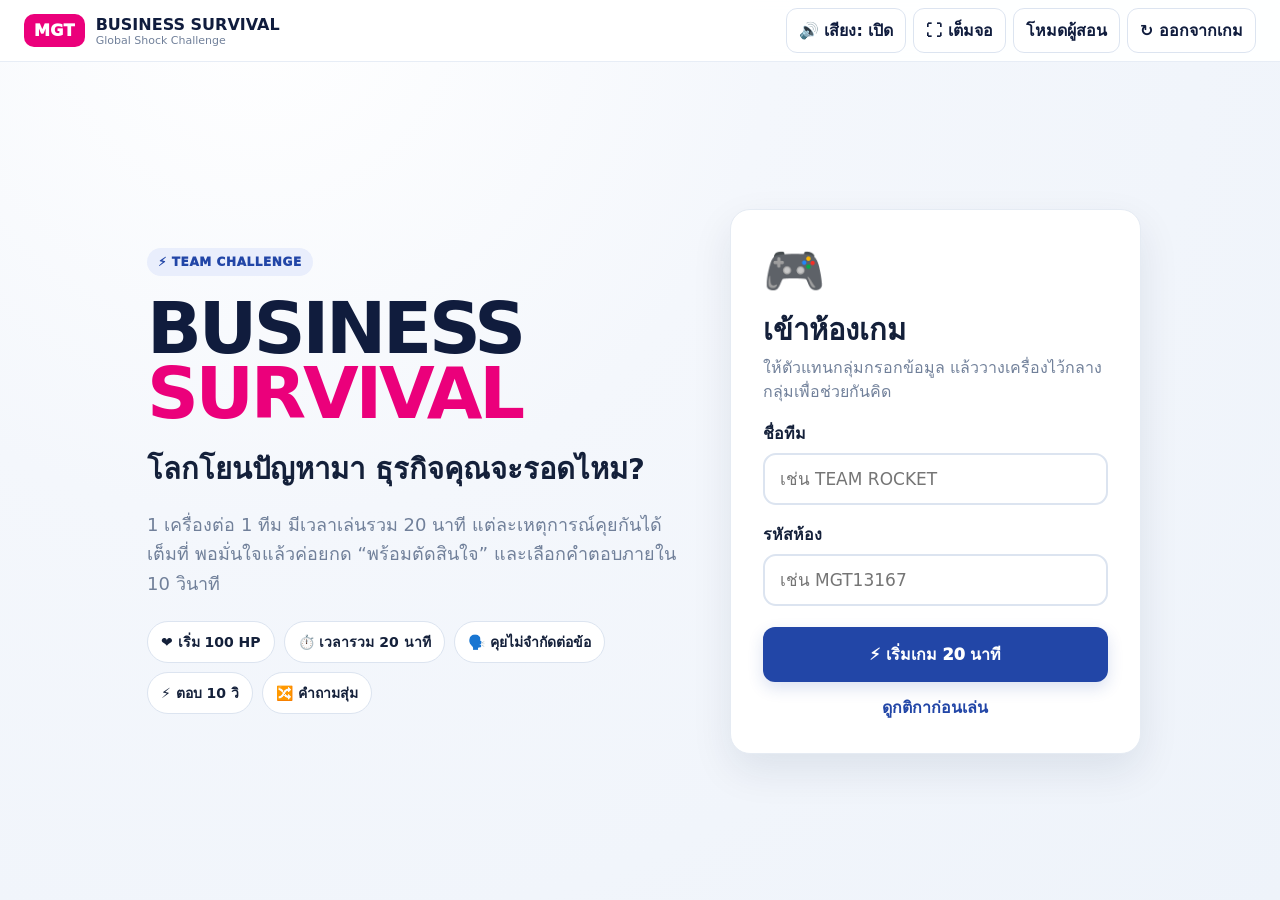
<file: index.html>
<!DOCTYPE html>
<html lang="th">
<head>
<meta charset="UTF-8">
<meta name="viewport" content="width=device-width,initial-scale=1">
<meta name="theme-color" content="#F2F5FA">
<title>Business Survival — Global Shock Challenge</title>
<link rel="stylesheet" href="style.css">
<link rel="stylesheet" href="phase.css">
</head>
<body>
<div class="app">
<header class="topbar">
  <a class="brand" href="./" aria-label="Business Survival"><div class="brandmark">MGT</div><div><b>BUSINESS SURVIVAL</b><small>Global Shock Challenge</small></div></a>
  <div class="top-actions">
    <button id="soundBtn" type="button" aria-pressed="true">🔊 เสียง: เปิด</button>
    <button id="fullscreenBtn" type="button">⛶ เต็มจอ</button>
    <a class="teacher-link" href="teacher.html">โหมดผู้สอน</a>
    <button id="resetBtn" type="button">↻ ออกจากเกม</button>
  </div>
</header>

<main class="main">
<section id="joinScreen" class="screen active">
  <div class="join-layout">
    <div class="join-copy">
      <span class="eyebrow">⚡ TEAM CHALLENGE</span>
      <h1>BUSINESS<br><span>SURVIVAL</span></h1>
      <h2>โลกโยนปัญหามา ธุรกิจคุณจะรอดไหม?</h2>
      <p>1 เครื่องต่อ 1 ทีม มีเวลาเล่นรวม 20 นาที แต่ละเหตุการณ์คุยกันได้เต็มที่ พอมั่นใจแล้วค่อยกด “พร้อมตัดสินใจ” และเลือกคำตอบภายใน 10 วินาที</p>
      <div class="mini-rules"><span>❤️ เริ่ม 100 HP</span><span>⏱️ เวลารวม 20 นาที</span><span>🗣️ คุยไม่จำกัดต่อข้อ</span><span>⚡ ตอบ 10 วิ</span><span>🔀 คำถามสุ่ม</span></div>
    </div>
    <div class="join-card card">
      <div class="join-icon">🎮</div>
      <h2>เข้าห้องเกม</h2>
      <p>ให้ตัวแทนกลุ่มกรอกข้อมูล แล้ววางเครื่องไว้กลางกลุ่มเพื่อช่วยกันคิด</p>
      <form id="joinForm">
        <label for="teamName">ชื่อทีม</label>
        <input id="teamName" maxlength="28" autocomplete="off" placeholder="เช่น TEAM ROCKET" required>
        <label for="roomCode">รหัสห้อง</label>
        <input id="roomCode" maxlength="20" autocomplete="off" placeholder="เช่น MGT13167" required>
        <button class="primary big" type="submit">⚡ เริ่มเกม 20 นาที</button>
      </form>
      <button class="link-btn" id="rulesBtn" type="button">ดูกติกาก่อนเล่น</button>
    </div>
  </div>
</section>

<section id="gameScreen" class="screen">
  <div class="player-strip card">
    <div class="identity">
      <span class="room-label">ROOM <b id="roomDisplay"></b></span>
      <h3 id="teamDisplay"></h3>
      <small id="syncBadge" class="sync-badge">● กำลังเชื่อมต่อห้อง</small>
    </div>

    <div id="overallClock" class="overall-clock">
      <small>⏱️ เวลารวมของทีม</small>
      <strong id="overallTimerText">20:00</strong>
      <span id="overallTimerHint">บริหารเวลาให้ผ่านครบ 20 สถานการณ์</span>
    </div>

    <div class="hp-panel">
      <div class="hp-head"><span>❤️ พลังชีวิตของธุรกิจคุณ</span><strong id="hpText">100 HP</strong></div>
      <div class="hpbar large"><div id="hpFill" class="hpfill" style="width:100%"></div></div>
      <small id="hpStatus">BUSINESS ACTIVE</small>
    </div>
  </div>

  <div class="question card phase-card">
    <div class="question-head"><span id="roundPill" class="pill">EVENT 01 / 20</span><span id="questionState" class="state-pill discussion">TEAM DISCUSSION</span></div>

    <section id="briefingPhase" class="game-phase active">
      <div class="briefing-top">
        <div><span class="briefing-kicker">📰 ข่าวเช้าวันนี้</span><h2>สถานการณ์ใหม่เข้ามาแล้ว</h2></div>
        <div class="discussion-badge"><small>TEAM MODE</small><strong>คุยได้จนมั่นใจ</strong></div>
      </div>

      <div class="brief-scenario">
        <div id="briefEventIcon" class="brief-event-icon"></div>
        <div class="brief-copy"><h3 id="briefQuestionTitle"></h3><p id="briefQuestionDesc"></p></div>
      </div>

      <div class="discussion-prompt">
        <div class="discussion-icon">🗣️</div>
        <div><b>ช่วยกันคิดก่อน ยังไม่ต้องรีบตอบ</b><span>แลกเหตุผลกันว่า ถ้าเราเป็นเจ้าของกิจการควรรับมืออย่างไร</span></div>
      </div>

      <div class="ready-panel">
        <div><b>มั่นใจแล้วใช่ไหม?</b><span>เมื่อกดแล้ว ตัวเลือกจะเปิด และมีเวลาเพียง 10 วินาที</span></div>
        <button id="readyDecisionBtn" class="decision-ready-btn" type="button">พร้อมตัดสินใจ ⚡</button>
      </div>
    </section>

    <section id="answerPhase" class="game-phase">
      <div class="answer-alert"><span>⚡ DECISION TIME</span><strong>เลือกคำตอบภายใน 10 วินาที!</strong></div>
      <div class="timer-wrap answer-timer" aria-label="เวลาตอบคำถาม">
        <div class="timer-meta"><span>⏱️ ตัดสินใจตอนนี้</span><strong><span id="timerText">10</span> วินาที</strong></div>
        <div class="timer-track"><div id="timerBar" class="timer-bar"></div></div>
      </div>

      <div class="event-area"><div id="eventIcon" class="event-icon"></div><div><h2 id="questionTitle"></h2><p id="questionDesc"></p></div></div>
      <div id="options" class="options"></div>

      <div id="resultBox" class="result-box" aria-live="polite">
        <div id="resultIcon" class="result-icon"></div>
        <div class="result-copy"><span id="resultKicker"></span><h3 id="resultTitle"></h3><p id="resultFeedback"></p></div>
        <div id="damageBadge" class="damage-badge"></div>
      </div>

      <div class="controls"><span id="statusNote">เลือก 1 คำตอบก่อนหมดเวลา</span><button class="primary hidden" id="nextBtn" type="button">ข้อต่อไป →</button></div>
    </section>
  </div>
</section>

<section id="resultScreen" class="screen">
  <div class="finish card">
    <div id="finishIcon" class="trophy">🏆</div>
    <span id="finishKicker" class="eyebrow">GAME COMPLETE</span>
    <h1 id="finishTitle">จบเกมแล้ว!</h1>
    <p>ทีม <strong id="finishTeam"></strong> · ห้อง <strong id="finishRoom"></strong></p>
    <div class="final-hp"><span>HP ที่เหลือ</span><strong id="finishHp">0</strong></div>
    <div id="finishStatus" class="finish-status"></div>
    <p id="finishNote" class="finish-note">ผลการแข่งขันถูกบันทึกไว้สำหรับหน้าจอผู้สอน</p>
  </div>

  <div class="summary card">
    <div class="summary-head"><div><span class="eyebrow">📋 DAMAGE REPORT</span><h2>สรุปแต่ละเหตุการณ์</h2></div><strong id="summaryTotal"></strong></div>
    <div id="historyList" class="history-list"></div>
  </div>

  <div class="finish-actions"><button class="primary" id="playAgainBtn" type="button">↻ เล่นใหม่</button><a class="teacher-link button-link" id="teacherResultLink" href="teacher.html">ดูหน้าจอผู้สอน</a></div>
</section>
</main>
</div>

<div id="rulesModal" class="modal-wrap">
  <div class="modal card">
    <h2>กติกา BUSINESS SURVIVAL</h2>
    <p>ทั้งเกมมีเวลา <b>20 นาที</b> แต่ละเหตุการณ์คุยกันได้ไม่จำกัดเวลา เมื่อทีมมั่นใจค่อยกด <b>พร้อมตัดสินใจ</b> แล้วเลือก A / B / C / D ภายใน 10 วินาที</p>
    <div class="rules">
      <div>⏱️ <b>GAME CLOCK — 20 นาที</b><span>เวลารวมเดินต่อเนื่อง ทีมต้องบริหารเวลาเองให้ตอบครบ</span></div>
      <div>🗣️ <b>DISCUSS — ไม่จำกัดต่อข้อ</b><span>ช่วยกันคิด แลกเหตุผล และเลือกแนวทางก่อนเห็นตัวเลือก</span></div>
      <div>⚡ <b>DECIDE — 10 วินาที</b><span>เมื่อกดพร้อมตัดสินใจ ตัวเลือกจะเปิดและเริ่มนับถอยหลังทันที</span></div>
      <div>🟢 <b>NICE MOVE — 0 Damage</b><span>รับมือเหมาะสม ธุรกิจไม่เสีย HP</span></div>
      <div>🟠 <b>OUCH — -10 HP</b><span>พอทำได้ แต่ยังไม่ใช่ทางที่ดีนัก</span></div>
      <div>🔴 <b>CRITICAL HIT — -20 HP</b><span>แก้ไม่ตรงจุด หรือไม่ตอบภายใน 10 วินาที</span></div>
      <div>☠️ <b>0 HP = ล้มละลาย</b><span>เกมจบทันที ธุรกิจของคุณไปไม่รอด</span></div>
      <div>🏁 <b>เวลา 20 นาทีหมด</b><span>เกมจบทันที ถ้ายังตอบไม่ครบ จะบันทึกจำนวนข้อที่ผ่านไว้</span></div>
    </div>
    <div class="actions end"><button class="primary" id="closeRulesBtn" type="button">เข้าใจแล้ว</button></div>
  </div>
</div>

<div id="bankruptModal" class="modal-wrap danger-modal">
  <div class="modal card bankrupt-card">
    <div class="bankrupt-icon">☠️</div>
    <span class="eyebrow danger-eyebrow">BUSINESS FAILED</span>
    <h2>ล้มละลาย</h2>
    <p>ธุรกิจของคุณไปไม่รอด พลังชีวิตเหลือ 0 HP ก่อนผ่านครบ 20 สถานการณ์</p>
    <button class="primary big" id="bankruptSummaryBtn" type="button">ดูสรุปว่าเราเสีย HP จากอะไรบ้าง</button>
  </div>
</div>

<script src="questions.js"></script>
<script src="sync-config.js"></script>
<script src="sync.js"></script>
<script src="game.js"></script>
</body>
</html>
</file>
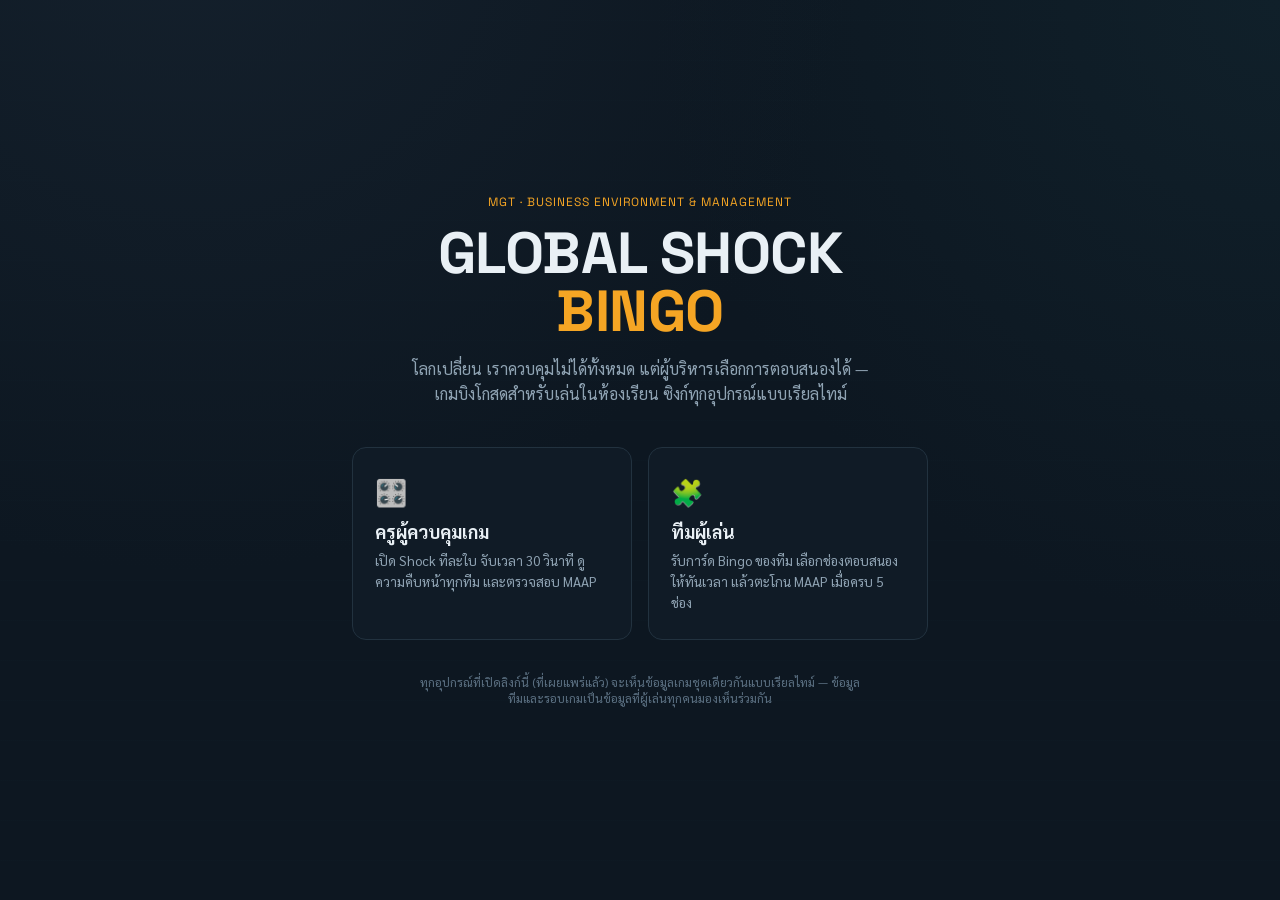
<file: html.html>
<!DOCTYPE html>
<html lang="th">
<head>
<meta charset="UTF-8">
<meta name="viewport" content="width=device-width, initial-scale=1, maximum-scale=1">
<title>Global Shock Bingo — Live Control Room</title>
<style>
@import url('https://fonts.googleapis.com/css2?family=Space+Grotesk:wght@500;600;700&family=Sarabun:wght@400;500;600;700&display=swap');

:root{
  --bg: #0A121A;
  --bg-grid: #0D1721;
  --panel: #101B26;
  --panel-2: #16232F;
  --panel-3: #1C2B38;
  --border: #22323F;
  --border-soft: #1A2732;
  --text: #E9F0F5;
  --text-dim: #90A4B4;
  --text-faint: #5C7183;
  --amber: #F5A524;
  --amber-soft: rgba(245,165,36,0.14);
  --teal: #33D2AA;
  --teal-soft: rgba(51,210,170,0.14);
  --red: #EF5A6B;
  --red-soft: rgba(239,90,107,0.14);
  --violet: #8C90F5;
  --violet-soft: rgba(140,144,245,0.14);
  --radius: 14px;
  --radius-sm: 9px;
  --mono: 'Space Grotesk', ui-monospace, 'SF Mono', monospace;
  --thai: 'Sarabun', 'Noto Sans Thai', 'Leelawadee UI', system-ui, sans-serif;
}
*{box-sizing:border-box;}
html,body{margin:0;padding:0;}
body{
  background:
    radial-gradient(circle at 15% -10%, #14202c 0%, transparent 45%),
    radial-gradient(circle at 100% 0%, #10202a 0%, transparent 40%),
    repeating-linear-gradient(0deg, var(--bg-grid) 0px, var(--bg-grid) 39px, #0E1A24 40px),
    repeating-linear-gradient(90deg, var(--bg) 0px, var(--bg) 39px, #0E1A24 40px),
    var(--bg);
  color:var(--text);
  font-family:var(--thai);
  min-height:100vh;
  -webkit-font-smoothing:antialiased;
}
::selection{background:var(--amber-soft);}
button{font-family:inherit;}
input{font-family:inherit;}

.wrap{max-width:1180px;margin:0 auto;padding:20px 18px 60px;}
.wrap.narrow{max-width:520px;padding:0;}

/* ---------- top brand strip ---------- */
.brandbar{
  display:flex;align-items:center;justify-content:space-between;
  padding:14px 20px;border-bottom:1px solid var(--border-soft);
  background:linear-gradient(180deg, rgba(16,27,38,0.9), rgba(16,27,38,0.4));
}
.brand{display:flex;align-items:center;gap:11px;}
.brand-mark{
  width:34px;height:34px;border-radius:9px;background:var(--amber-soft);
  border:1px solid rgba(245,165,36,0.35);display:flex;align-items:center;justify-content:center;
  font-family:var(--mono);font-weight:700;color:var(--amber);font-size:13px;
}
.brand-text b{font-family:var(--mono);letter-spacing:0.02em;font-size:15px;font-weight:700;display:block;}
.brand-text span{font-size:12px;color:var(--text-dim);}
.sync-pill{
  font-family:var(--mono);font-size:11px;color:var(--text-faint);
  display:flex;align-items:center;gap:6px;
}
.sync-dot{width:7px;height:7px;border-radius:50%;background:var(--teal);box-shadow:0 0 8px var(--teal);}

/* ---------- buttons ---------- */
.btn{
  border:1px solid var(--border);background:var(--panel-2);color:var(--text);
  padding:11px 18px;border-radius:10px;font-size:14.5px;font-weight:600;
  cursor:pointer;transition:transform .08s ease, border-color .15s ease, background .15s ease;
  display:inline-flex;align-items:center;gap:8px;justify-content:center;
}
.btn:hover{border-color:#334656;background:var(--panel-3);}
.btn:active{transform:scale(0.97);}
.btn:disabled{opacity:0.35;cursor:not-allowed;transform:none;}
.btn-block{width:100%;}
.btn-amber{background:var(--amber);border-color:var(--amber);color:#241A05;}
.btn-amber:hover{background:#ffb43a;border-color:#ffb43a;}
.btn-teal{background:var(--teal);border-color:var(--teal);color:#04241C;}
.btn-teal:hover{background:#3fe6bc;}
.btn-red{background:transparent;border-color:rgba(239,90,107,0.5);color:var(--red);}
.btn-red:hover{background:var(--red-soft);}
.btn-ghost{background:transparent;border-color:transparent;color:var(--text-dim);}
.btn-ghost:hover{background:var(--panel-2);color:var(--text);}
.btn-sm{padding:7px 12px;font-size:13px;border-radius:8px;}

/* ---------- role select ---------- */
.hero{min-height:100vh;display:flex;flex-direction:column;align-items:center;justify-content:center;padding:40px 20px;text-align:center;}
.hero-eyebrow{font-family:var(--mono);font-size:12px;color:var(--amber);letter-spacing:0.08em;margin-bottom:14px;}
.hero h1{
  font-family:var(--mono);font-weight:700;font-size:clamp(34px,7vw,58px);
  line-height:1;margin:0 0 16px;letter-spacing:-0.01em;
}
.hero h1 span{color:var(--amber);}
.hero p{color:var(--text-dim);font-size:16px;max-width:480px;margin:0 auto 40px;line-height:1.6;}
.role-cards{display:flex;gap:16px;flex-wrap:wrap;justify-content:center;max-width:640px;}
.role-card{
  width:280px;background:var(--panel);border:1px solid var(--border);border-radius:var(--radius);
  padding:26px 22px;text-align:left;cursor:pointer;transition:border-color .15s, transform .1s;
}
.role-card:hover{border-color:var(--amber);transform:translateY(-2px);}
.role-card .ico{font-size:26px;margin-bottom:12px;}
.role-card h3{margin:0 0 8px;font-size:18px;}
.role-card p{margin:0;color:var(--text-dim);font-size:13.5px;line-height:1.55;}
.hero-foot{margin-top:34px;font-size:12px;color:var(--text-faint);max-width:440px;}

/* ---------- join screens ---------- */
.join-screen{display:flex;flex-direction:column;align-items:center;padding:60px 20px;min-height:100vh;}
.join-card{width:100%;max-width:420px;background:var(--panel);border:1px solid var(--border);border-radius:var(--radius);padding:28px;}
.join-card h2{font-size:20px;margin:0 0 6px;}
.join-card .sub{color:var(--text-dim);font-size:13.5px;margin:0 0 22px;}
.field label{display:block;font-size:12.5px;color:var(--text-dim);margin-bottom:7px;font-weight:600;}
.field input[type=text]{
  width:100%;background:var(--panel-2);border:1px solid var(--border);color:var(--text);
  padding:12px 14px;border-radius:9px;font-size:15px;outline:none;
}
.field input[type=text]:focus{border-color:var(--amber);}
.field{margin-bottom:18px;}
.card-pick{display:grid;grid-template-columns:repeat(4,1fr);gap:8px;margin-bottom:8px;}
.card-pick button{
  padding:10px 0;border-radius:8px;border:1px solid var(--border);background:var(--panel-2);
  color:var(--text-dim);font-family:var(--mono);font-weight:600;cursor:pointer;font-size:13px;
}
.card-pick button.sel{border-color:var(--amber);color:var(--amber);background:var(--amber-soft);}
.hint{font-size:11.5px;color:var(--text-faint);margin:6px 0 20px;line-height:1.5;}
.back-link{color:var(--text-faint);font-size:13px;cursor:pointer;margin-top:16px;display:inline-block;}
.back-link:hover{color:var(--text-dim);}

/* ---------- host dashboard ---------- */
.host-grid{display:grid;grid-template-columns:1.55fr 1fr;gap:16px;margin-top:16px;align-items:start;}
@media (max-width:900px){.host-grid{grid-template-columns:1fr;}}
.panel{background:var(--panel);border:1px solid var(--border);border-radius:var(--radius);padding:20px;}
.panel + .panel{margin-top:16px;}
.panel-title{font-family:var(--mono);font-size:11.5px;color:var(--text-faint);letter-spacing:0.07em;margin:0 0 14px;display:flex;align-items:center;justify-content:space-between;}

.tabbar{display:flex;gap:8px;margin:16px 0 4px;}
.tab{padding:9px 16px;border-radius:9px;border:1px solid var(--border);background:var(--panel);color:var(--text-dim);font-size:13.5px;font-weight:600;cursor:pointer;}
.tab.active{background:var(--amber-soft);border-color:rgba(245,165,36,0.4);color:var(--amber);}

.chiprow{display:flex;gap:7px;overflow-x:auto;padding-bottom:8px;margin-bottom:14px;}
.chip{
  flex:0 0 auto;padding:7px 12px;border-radius:20px;border:1px solid var(--border);background:var(--panel-2);
  color:var(--text-dim);font-size:12.5px;font-family:var(--mono);cursor:pointer;white-space:nowrap;
}
.chip.staged{border-color:var(--amber);color:var(--amber);}
.chip.live{background:var(--teal-soft);border-color:var(--teal);color:var(--teal);}

.shock-card{border:1px solid var(--border-soft);border-radius:var(--radius-sm);background:var(--panel-2);padding:22px;}
.shock-top{display:flex;align-items:flex-start;gap:14px;}
.shock-ico{
  width:52px;height:52px;flex:0 0 52px;border-radius:12px;background:var(--amber-soft);border:1px solid rgba(245,165,36,0.35);
  display:flex;align-items:center;justify-content:center;font-family:var(--mono);font-weight:700;color:var(--amber);font-size:18px;
}
.shock-ico.opp{background:var(--teal-soft);border-color:rgba(51,210,170,0.4);color:var(--teal);}
.shock-eyebrow{font-family:var(--mono);font-size:11px;color:var(--text-faint);letter-spacing:0.06em;margin-bottom:3px;}
.shock-title{font-size:19px;font-weight:700;margin:0 0 6px;}
.shock-desc{color:var(--text-dim);font-size:14px;line-height:1.6;margin:0;}
.opp-tag{display:inline-block;margin-top:8px;font-size:11px;font-family:var(--mono);color:var(--teal);background:var(--teal-soft);padding:3px 9px;border-radius:20px;}

.timerwrap{margin-top:18px;}
.timerrow{display:flex;align-items:baseline;justify-content:space-between;margin-bottom:7px;}
.timernum{font-family:var(--mono);font-size:26px;font-weight:700;}
.timerlabel{font-size:12px;color:var(--text-faint);}
.timertrack{height:8px;border-radius:6px;background:var(--panel-3);overflow:hidden;}
.timerfill{height:100%;background:var(--amber);transition:width .3s linear, background .3s;}
.timerfill.danger{background:var(--red);}
.timerfill.idle{background:var(--border);}

.ctrlrow{display:flex;gap:8px;margin-top:18px;flex-wrap:wrap;}

.answerkey{margin-top:16px;}
.ak-grid{display:grid;grid-template-columns:1fr 1fr 1fr;gap:10px;}
@media (max-width:640px){.ak-grid{grid-template-columns:1fr;}}
.ak-col{border-radius:10px;padding:12px 13px;border:1px solid var(--border-soft);}
.ak-col h4{margin:0 0 8px;font-size:11.5px;font-family:var(--mono);letter-spacing:0.04em;}
.ak-col ul{margin:0;padding-left:16px;}
.ak-col li{font-size:12.5px;color:var(--text-dim);margin-bottom:5px;line-height:1.4;}
.ak-strong{background:rgba(51,210,170,0.06);border-color:rgba(51,210,170,0.3);}
.ak-strong h4{color:var(--teal);}
.ak-ok{background:rgba(245,165,36,0.05);border-color:rgba(245,165,36,0.25);}
.ak-ok h4{color:var(--amber);}
.ak-weak{background:rgba(239,90,107,0.05);border-color:rgba(239,90,107,0.22);}
.ak-weak h4{color:var(--red);}
.ak-core{margin-top:12px;padding:12px 14px;border-radius:10px;background:var(--panel-3);font-size:13px;color:var(--text-dim);line-height:1.55;}
.ak-core b{color:var(--text);}
.ak-q{margin-top:8px;font-size:12.5px;color:var(--text-faint);font-style:normal;}

/* roster */
.roster-item{border:1px solid var(--border-soft);border-radius:11px;padding:13px 14px;margin-bottom:10px;background:var(--panel-2);}
.roster-head{display:flex;align-items:center;justify-content:space-between;gap:8px;cursor:pointer;}
.roster-name{font-weight:700;font-size:14.5px;}
.roster-meta{font-family:var(--mono);font-size:11px;color:var(--text-faint);margin-top:2px;}
.roster-badges{display:flex;gap:6px;align-items:center;}
.badge{font-size:11px;font-family:var(--mono);padding:4px 9px;border-radius:20px;white-space:nowrap;}
.badge-progress{background:var(--panel-3);color:var(--text-dim);}
.badge-pending{background:var(--amber-soft);color:var(--amber);}
.badge-approved{background:var(--teal-soft);color:var(--teal);}
.badge-rejected{background:var(--red-soft);color:var(--red);}
.roster-actions{display:flex;gap:8px;margin-top:12px;}
.roster-empty{color:var(--text-faint);font-size:13.5px;padding:20px 4px;text-align:center;}
.mini-grid{display:grid;grid-template-columns:repeat(5,1fr);gap:4px;margin-top:12px;}
.mini-cell{
  aspect-ratio:1;border-radius:5px;background:var(--panel);border:1px solid var(--border-soft);
  display:flex;align-items:center;justify-content:center;font-size:7.5px;color:var(--text-faint);
  text-align:center;line-height:1.15;padding:2px;overflow:hidden;
}
.mini-cell.marked{background:var(--amber-soft);border-color:var(--amber);color:var(--amber);font-weight:600;}
.mini-cell.center{background:var(--teal-soft);border-color:var(--teal);color:var(--teal);font-weight:700;}
.mini-cell.ask{outline:2px solid var(--violet);outline-offset:-2px;}
.ask-note{margin-top:10px;font-size:12px;color:var(--violet);background:var(--violet-soft);padding:8px 10px;border-radius:8px;}

/* rules / maap ref */
.maap-legend{display:grid;grid-template-columns:repeat(4,1fr);gap:8px;}
@media (max-width:640px){.maap-legend{grid-template-columns:repeat(2,1fr);}}
.maap-item{border:1px solid var(--border-soft);border-radius:10px;padding:11px;background:var(--panel-2);}
.maap-letter{font-family:var(--mono);font-weight:700;color:var(--amber);font-size:15px;}
.maap-item p{margin:6px 0 0;font-size:12px;color:var(--text-dim);line-height:1.5;}
.rules-list{list-style:none;margin:0;padding:0;}
.rules-list li{display:flex;gap:10px;padding:9px 0;border-bottom:1px solid var(--border-soft);font-size:13.5px;color:var(--text-dim);}
.rules-list li:last-child{border-bottom:none;}
.rules-list b{color:var(--text);font-family:var(--mono);flex:0 0 20px;}

/* debrief */
.debrief-q{display:flex;gap:12px;padding:14px 0;border-bottom:1px solid var(--border-soft);}
.debrief-q:last-child{border-bottom:none;}
.debrief-q .n{font-family:var(--mono);color:var(--amber);font-weight:700;flex:0 0 26px;}
.debrief-q p{margin:0;font-size:15px;line-height:1.6;}
.takeaway{margin-top:20px;padding:18px;border-radius:12px;background:var(--amber-soft);border:1px solid rgba(245,165,36,0.35);text-align:center;}
.takeaway b{font-size:16px;}
.flow{margin-top:12px;text-align:center;font-family:var(--mono);color:var(--text-dim);font-size:14px;}

/* ---------- team view ---------- */
.team-shell{max-width:520px;margin:0 auto;min-height:100vh;display:flex;flex-direction:column;}
.team-top{
  position:sticky;top:0;z-index:5;background:rgba(10,18,26,0.94);backdrop-filter:blur(6px);
  border-bottom:1px solid var(--border-soft);padding:14px 18px;display:flex;align-items:center;justify-content:space-between;
}
.team-id b{font-size:15px;display:block;}
.team-id span{font-size:11.5px;color:var(--text-faint);font-family:var(--mono);}
.team-shockbar{padding:16px 18px;border-bottom:1px solid var(--border-soft);}
.waiting-box{
  text-align:center;padding:34px 20px;color:var(--text-dim);
}
.waiting-box .pulse{width:12px;height:12px;border-radius:50%;background:var(--amber);margin:0 auto 14px;animation:pulse 1.6s infinite;}
@keyframes pulse{0%{box-shadow:0 0 0 0 rgba(245,165,36,0.5);}70%{box-shadow:0 0 0 14px rgba(245,165,36,0);}100%{box-shadow:0 0 0 0 rgba(245,165,36,0);}}
.round-flag{font-family:var(--mono);font-size:11px;color:var(--amber);letter-spacing:0.06em;margin-bottom:6px;}
.pick-note{margin-top:12px;font-size:12.5px;padding:10px 12px;border-radius:9px;line-height:1.5;}
.pick-note.ok{background:var(--teal-soft);color:var(--teal);}
.pick-note.done{background:var(--panel-3);color:var(--text-dim);}
.pick-note.over{background:var(--red-soft);color:var(--red);}

.grid-wrap{padding:16px 18px;}
.bingo-grid{display:grid;grid-template-columns:repeat(5,1fr);gap:6px;}
.cell{
  aspect-ratio:1;border-radius:9px;border:1px solid var(--border);background:var(--panel-2);
  display:flex;align-items:center;justify-content:center;text-align:center;
  font-size:11px;line-height:1.2;padding:4px;color:var(--text-dim);cursor:pointer;
  transition:transform .1s, background .15s, border-color .15s;
}
.cell:active{transform:scale(0.95);}
.cell.center{background:var(--teal-soft);border-color:var(--teal);color:var(--teal);font-weight:700;font-size:12px;}
.cell.marked{background:var(--amber-soft);border-color:var(--amber);color:var(--amber);font-weight:600;}
.cell.locked{cursor:not-allowed;opacity:0.55;}
.cell.inline_win{box-shadow:0 0 0 2px var(--teal) inset;}

.maap-zone{padding:16px 18px 32px;}
.maap-ready{
  border:1px solid rgba(51,210,170,0.4);background:var(--teal-soft);border-radius:12px;padding:16px;text-align:center;
}
.maap-ready p{margin:0 0 12px;color:var(--teal);font-size:13.5px;}
.maap-pending-box{border:1px solid rgba(245,165,36,0.4);background:var(--amber-soft);border-radius:12px;padding:16px;text-align:center;color:var(--amber);font-size:13.5px;}
.maap-approved-box{border:1px solid rgba(51,210,170,0.5);background:var(--teal-soft);border-radius:12px;padding:20px;text-align:center;}
.maap-approved-box .big{font-size:22px;font-weight:700;color:var(--teal);font-family:var(--mono);margin-bottom:6px;}
.maap-rejected-box{border:1px solid rgba(239,90,107,0.4);background:var(--red-soft);border-radius:12px;padding:16px;text-align:center;color:var(--red);font-size:13.5px;}

.progress-strip{display:flex;align-items:center;gap:8px;padding:0 18px 12px;font-size:12px;color:var(--text-faint);font-family:var(--mono);}
.progress-track{flex:1;height:5px;background:var(--panel-3);border-radius:4px;overflow:hidden;}
.progress-fill{height:100%;background:var(--amber);}

.rules-mini{margin:0 18px 24px;padding:14px 16px;border:1px solid var(--border-soft);border-radius:12px;background:var(--panel);}
.rules-mini h4{margin:0 0 8px;font-size:11.5px;font-family:var(--mono);color:var(--text-faint);letter-spacing:0.05em;}

.footnote{text-align:center;color:var(--text-faint);font-size:11px;padding:20px;}
</style>
</head>
<body>
<div id="app"></div>

<script>
(function(){
"use strict";

/* ============ DATA ============ */

const SHOCKS = [
  {icon:"%", title:"US Tariff 19%", desc:"สหรัฐฯ เพิ่มภาษีนำเข้าสินค้าจากไทย ทีมของคุณต้องเลือกแนวทางรับมือก่อนคำสั่งซื้อรอบถัดไป", opp:false},
  {icon:"฿", title:"เงินบาทอ่อนเร็ว 15%", desc:"เงินบาทอ่อนลง 15% ในช่วงสั้น ๆ ส่งผลต่อวัตถุดิบนำเข้า หนี้ต่างประเทศ และรายได้ส่งออก", opp:false},
  {icon:"🛢", title:"ราคาน้ำมันโลก +30%", desc:"ความขัดแย้งระหว่างประเทศทำให้ต้นทุนพลังงานและค่าขนส่งเพิ่มขึ้น", opp:false},
  {icon:"🚢", title:"Shipping Disruption", desc:"เส้นทางเดินเรือหลักหยุดชะงัก ระยะเวลาขนส่งเพิ่มจาก 20 วันเป็น 35 วัน", opp:false},
  {icon:"📱", title:"TikTok Algorithm เปลี่ยน", desc:"Organic Reach ลดลง 50% ยอดขายจาก Live และ Short Video ตกทันที", opp:false},
  {icon:"¥", title:"สินค้าจีนราคาถูกไหลเข้าไทย", desc:"คู่แข่งต่างชาติขายถูกและส่งฟรีผ่าน Marketplace ลูกค้าเริ่มเปรียบเทียบราคาหนักขึ้น", opp:false},
  {icon:"AI", title:"AI Price War", desc:"คู่แข่งใช้ AI + Automation ลดต้นทุน แล้วลดราคาสินค้าได้ 20%", opp:false},
  {icon:"JP", title:"ตลาดญี่ปุ่นต้องการสินค้าไทยเพิ่ม", desc:"กระแสอาหารไทยและสินค้าไทยในญี่ปุ่นเพิ่มขึ้น 20% — นี่คือ Shock ที่เป็นโอกาส", opp:true},
  {icon:"CO₂", title:"กฎคาร์บอนเข้มขึ้น", desc:"คู่ค้าต่างประเทศเริ่มขอข้อมูลคาร์บอนและ Traceability จาก Supplier ไทย", opp:false},
  {icon:"!", title:"Trust Crisis", desc:"ข่าวสินค้านำเข้าคุณภาพต่ำแพร่ในโซเชียล ผู้บริโภคเริ่มไม่มั่นใจสินค้าทั้งหมวด", opp:false}
];

const ANSWERS = [
 {dense:["ติดตามภาษี","Monitor Order","Cost Simulation","เจรจา Importer/ลูกค้า","กระจายตลาด / สำรวจตลาดใหม่","ตั้ง Trigger Point / ทำ Plan B"],
  ok:["ปรับราคา","Product Upgrade","ลด SKU กำไรต่ำ","เพิ่มเงินสดสำรอง","เพิ่ม Productivity / ลดต้นทุน"],
  weak:["Hedge ค่าเงิน","เพิ่ม Inventory","Automation"],
  core:"ภาษีเปลี่ยนเงื่อนไขการแข่งขันและ Margin ต้องประเมิน Exposure ก่อนปรับราคา ตลาด ต้นทุน หรือแผนสำรอง",
  q:"Tariff กระทบธุรกิจผ่านช่องทางไหน และ Response นี้ลดผลกระทบตรงจุดไหน?"},
 {dense:["Monitor ค่าเงิน","Hedge ค่าเงิน","Cost Simulation","ปรับราคา","หา/กระจาย Supplier","Monitor Order"],
  ok:["เพิ่มเงินสดสำรอง","ชะลอ Investment","ลด SKU กำไรต่ำ","เพิ่ม Productivity","ทำ Plan B"],
  weak:["ติดตามภาษี","เพิ่ม Inventory (ถ้าไม่อธิบายเรื่องขาดแคลน)","กระจายตลาด (ถ้าไม่เชื่อมกับ FX)"],
  core:"ต้องรู้ตำแหน่งธุรกิจก่อน เพราะบาทอ่อนไม่ได้เสียหายกับทุกฝ่ายเหมือนกัน",
  q:"ธุรกิจคุณเป็นผู้นำเข้า ผู้ส่งออก หรือมีหนี้ต่างประเทศ? บาทอ่อนเป็น Threat หรือ Opportunity?"},
 {dense:["Cost Simulation","ลดต้นทุน","เพิ่ม Productivity","ปรับราคา","ลด SKU กำไรต่ำ","หา/กระจาย Supplier"],
  ok:["Automation","เพิ่มเงินสดสำรอง","Monitor Order","ทำ Plan B","ชะลอ Investment"],
  weak:["ติดตามภาษี","Hedge ค่าเงิน (ไม่ใช่ Hedge น้ำมันโดยตรง)","กระจายตลาด"],
  core:"พลังงานแพงเดินทางผ่านค่าขนส่งและต้นทุนผลิต ต้องรู้ Cost Driver ก่อนเลือกตอบสนอง",
  q:"ต้นทุนน้ำมันอยู่ตรงไหนใน Cost Structure และ Response นี้ลด Cost หรือรักษา Margin อย่างไร?"},
 {dense:["เพิ่ม Inventory","กระจาย Supplier","หา Supplier ใหม่","ทำ Plan B","ตั้ง Trigger Point","Monitor Order"],
  ok:["เพิ่มเงินสดสำรอง","Cost Simulation","ชะลอ Investment","ปรับราคา (ถ้าค่าขนส่งเพิ่ม)","ลด SKU กำไรต่ำ"],
  weak:["Hedge ค่าเงิน","ติดตามภาษี","Automation (ถ้าไม่อธิบายเรื่อง Visibility)"],
  core:"Lead Time ยาวขึ้นเพิ่มความเสี่ยง Stockout ต้องเพิ่ม Resilience โดยไม่สร้าง Inventory เกินจำเป็น",
  q:"ถ้าของมาช้ากว่าเดิม 15 วัน จุดไหนของธุรกิจจะหยุดก่อน และ Response นี้ซื้อเวลาให้ธุรกิจอย่างไร?"},
 {dense:["เปลี่ยนช่องทางขาย","Monitor Order","ทำ Plan B","ตั้ง Trigger Point","สำรวจตลาดใหม่"],
  ok:["กระจายตลาด","Product Upgrade","เพิ่ม Productivity","เพิ่มเงินสดสำรอง"],
  weak:["Hedge ค่าเงิน","ติดตามภาษี","เพิ่ม Inventory","หา Supplier ใหม่"],
  core:"Shock เกิดที่แพลตฟอร์ม ไม่ใช่ตัวสินค้าโดยตรง เน้นลด Channel Dependence",
  q:"ปัญหานี้คือ Demand หาย หรือ Channel หาย? ทำไม Response ที่เลือกจึงลดการพึ่งแพลตฟอร์มเดียว?"},
 {dense:["Product Upgrade","เพิ่ม Productivity","ลดต้นทุน","เปลี่ยนช่องทางขาย","ปรับราคา","ลด SKU กำไรต่ำ"],
  ok:["สำรวจตลาดใหม่","กระจายตลาด","Automation","Monitor Order","ทำ Plan B"],
  weak:["เพิ่ม Inventory","Hedge ค่าเงิน","ติดตามภาษี (ถ้าไม่โยงมาตรการการค้า)"],
  core:"การแข่งขันด้านราคาบังคับให้เลือก Cost Advantage หรือ Differentiation ไม่ใช่ลดราคาตามอย่างเดียว",
  q:"จะชนราคากับคู่แข่ง หรือหนีการแข่งขันด้วยความแตกต่าง? Response นี้ทำให้ Value Proposition ดีขึ้นอย่างไร?"},
 {dense:["Automation","เพิ่ม Productivity","Product Upgrade","ลดต้นทุน","ลด SKU กำไรต่ำ","Cost Simulation"],
  ok:["ปรับราคา","สำรวจตลาดใหม่","เปลี่ยนช่องทางขาย","ทำ Plan B","ชะลอ Investment"],
  weak:["Hedge ค่าเงิน","ติดตามภาษี","เพิ่ม Inventory"],
  core:"Shock กระทบโครงสร้างต้นทุนและการแข่งขัน ต้องตอบด้วย Productivity, Automation หรือความแตกต่างของสินค้า",
  q:"ถ้าแข่งลดราคาอย่างเดียว Margin จะเกิดอะไรขึ้น? Response นี้สร้าง Cost Advantage หรือ Differentiation?"},
 {dense:["สำรวจตลาดใหม่","กระจายตลาด","Monitor Order","Product Upgrade","เพิ่ม Productivity","เพิ่ม Inventory (เมื่อ Demand ยืนยัน)"],
  ok:["เจรจา Importer/ลูกค้า","กระจาย Supplier","เพิ่มเงินสดสำรอง","ตั้ง Trigger Point"],
  weak:["ชะลอ Investment","ลดต้นทุนแบบตัดทันที","เพิ่มตลาดในประเทศ"],
  core:"Uncontrollable ไม่ได้มีแต่ Threat โอกาสก็ต้อง Monitor และ Assess ก่อนลงทุนขยายกำลังผลิต",
  q:"ก่อนเพิ่มกำลังผลิต ต้องยืนยันอะไร? Demand นี้เป็นเทรนด์ชั่วคราวหรือโอกาสระยะยาว?"},
 {dense:["Product Upgrade","Automation (ระบบข้อมูล/Traceability)","หา Supplier ใหม่","กระจาย Supplier","Cost Simulation","ทำ Plan B"],
  ok:["ตั้ง Trigger Point","Monitor Order","เพิ่มเงินสดสำรอง","ติดตามภาษี (ถ้าโยง Carbon Border Measure ได้)"],
  weak:["Hedge ค่าเงิน","เพิ่ม Inventory","ปรับราคาโดยไม่แก้ Compliance"],
  core:"โจทย์หลักคือความสามารถพิสูจน์มาตรฐานและข้อมูลใน Supply Chain ไม่ใช่แค่ราคาขาย",
  q:"คู่ค้าขอข้อมูลและมาตรฐานอะไรเพิ่ม และ Response นี้ทำให้พิสูจน์ Compliance ได้อย่างไร?"},
 {dense:["Product Upgrade","Monitor Order","เปลี่ยนช่องทางขาย","เจรจาลูกค้า","ทำ Plan B"],
  ok:["ลด SKU กำไรต่ำ","ปรับราคา (ถ้าใช้วางตำแหน่งใหม่และมีหลักฐานคุณภาพ)","สำรวจตลาดใหม่","เพิ่มเงินสดสำรอง"],
  weak:["Hedge ค่าเงิน","เพิ่ม Inventory","ติดตามภาษี"],
  core:"เมื่อปัญหาเป็นความเชื่อมั่น คำตอบต้องทำให้ลูกค้าเห็นคุณภาพและลดผลกระทบต่อยอดขาย ไม่ใช่เพิ่มสต็อก",
  q:"ปัญหาหลักคือคุณภาพจริงหรือความเชื่อมั่น? Response นี้ช่วยพิสูจน์คุณภาพหรือสร้าง Trust กลับมาอย่างไร?"}
];

const CARDS = [
 ["ชะลอ Investment","ตั้ง Trigger Point","Cost Simulation","ลด SKU กำไรต่ำ","เปลี่ยนช่องทางขาย",
  "หา Supplier ใหม่","Monitor Order","ลดต้นทุน","กระจาย Supplier","เพิ่ม Inventory",
  "ทำ Plan B","Automation","FREE","Product Upgrade","Hedge ค่าเงิน",
  "สำรวจตลาดใหม่","Monitor ค่าเงิน","กระจายตลาด","เพิ่มตลาดในประเทศ","เจรจา Importer",
  "เพิ่ม Productivity","เพิ่มเงินสดสำรอง","ติดตามภาษี","เจรจาลูกค้า","ปรับราคา"],
 ["Monitor Order","Product Upgrade","Cost Simulation","กระจายตลาด","ทำ Plan B",
  "เพิ่มเงินสดสำรอง","เจรจาลูกค้า","เปลี่ยนช่องทางขาย","ลด SKU กำไรต่ำ","Hedge ค่าเงิน",
  "กระจาย Supplier","Automation","FREE","หา Supplier ใหม่","เจรจา Importer",
  "ตั้ง Trigger Point","เพิ่ม Inventory","Monitor ค่าเงิน","ติดตามภาษี","สำรวจตลาดใหม่",
  "เพิ่มตลาดในประเทศ","ปรับราคา","เพิ่ม Productivity","ลดต้นทุน","ชะลอ Investment"],
 ["เจรจาลูกค้า","กระจายตลาด","Monitor Order","เพิ่มเงินสดสำรอง","ชะลอ Investment",
  "Automation","Cost Simulation","ลดต้นทุน","ติดตามภาษี","เพิ่ม Productivity",
  "Product Upgrade","หา Supplier ใหม่","FREE","เพิ่มตลาดในประเทศ","ตั้ง Trigger Point",
  "กระจาย Supplier","เปลี่ยนช่องทางขาย","Hedge ค่าเงิน","Monitor ค่าเงิน","ลด SKU กำไรต่ำ",
  "เพิ่ม Inventory","เจรจา Importer","ปรับราคา","สำรวจตลาดใหม่","ทำ Plan B"],
 ["Product Upgrade","เพิ่มเงินสดสำรอง","ตั้ง Trigger Point","เพิ่ม Productivity","เจรจาลูกค้า",
  "สำรวจตลาดใหม่","Automation","เพิ่ม Inventory","ติดตามภาษี","กระจายตลาด",
  "Monitor Order","กระจาย Supplier","FREE","ชะลอ Investment","ลด SKU กำไรต่ำ",
  "ลดต้นทุน","Monitor ค่าเงิน","หา Supplier ใหม่","เปลี่ยนช่องทางขาย","ปรับราคา",
  "เจรจา Importer","เพิ่มตลาดในประเทศ","ทำ Plan B","Cost Simulation","Hedge ค่าเงิน"],
 ["เจรจา Importer","Cost Simulation","ปรับราคา","ทำ Plan B","ตั้ง Trigger Point",
  "สำรวจตลาดใหม่","Hedge ค่าเงิน","ลดต้นทุน","Monitor Order","ชะลอ Investment",
  "เจรจาลูกค้า","กระจาย Supplier","FREE","ลด SKU กำไรต่ำ","กระจายตลาด",
  "Automation","Monitor ค่าเงิน","เปลี่ยนช่องทางขาย","เพิ่ม Productivity","เพิ่มตลาดในประเทศ",
  "เพิ่ม Inventory","เพิ่มเงินสดสำรอง","ติดตามภาษี","Product Upgrade","หา Supplier ใหม่"],
 ["ปรับราคา","ทำ Plan B","Automation","สำรวจตลาดใหม่","Cost Simulation",
  "Product Upgrade","ติดตามภาษี","ตั้ง Trigger Point","เพิ่มเงินสดสำรอง","ลดต้นทุน",
  "กระจาย Supplier","เจรจา Importer","FREE","หา Supplier ใหม่","เพิ่มตลาดในประเทศ",
  "ชะลอ Investment","Monitor ค่าเงิน","Hedge ค่าเงิน","กระจายตลาด","เพิ่ม Productivity",
  "เพิ่ม Inventory","เจรจาลูกค้า","ลด SKU กำไรต่ำ","Monitor Order","เปลี่ยนช่องทางขาย"],
 ["Monitor Order","Cost Simulation","กระจายตลาด","ปรับราคา","ชะลอ Investment",
  "เพิ่มเงินสดสำรอง","เพิ่ม Productivity","กระจาย Supplier","สำรวจตลาดใหม่","ลดต้นทุน",
  "Hedge ค่าเงิน","เจรจา Importer","FREE","เจรจาลูกค้า","ติดตามภาษี",
  "Product Upgrade","เปลี่ยนช่องทางขาย","ลด SKU กำไรต่ำ","เพิ่มตลาดในประเทศ","ตั้ง Trigger Point",
  "Monitor ค่าเงิน","Automation","หา Supplier ใหม่","ทำ Plan B","เพิ่ม Inventory"],
 ["เจรจาลูกค้า","ลด SKU กำไรต่ำ","Cost Simulation","สำรวจตลาดใหม่","เพิ่มตลาดในประเทศ",
  "ลดต้นทุน","เพิ่มเงินสดสำรอง","กระจาย Supplier","ทำ Plan B","ติดตามภาษี",
  "Product Upgrade","ตั้ง Trigger Point","FREE","ชะลอ Investment","Hedge ค่าเงิน",
  "เปลี่ยนช่องทางขาย","Monitor ค่าเงิน","กระจายตลาด","เจรจา Importer","หา Supplier ใหม่",
  "เพิ่ม Productivity","Monitor Order","ปรับราคา","เพิ่ม Inventory","Automation"]
];

const RULES = [
  "หนึ่ง Shock เลือกได้ 1 ช่อง — บังคับให้จัดลำดับความสำคัญ",
  "ใช้ช่องเดิมซ้ำไม่ได้ — บังคับให้คิดทางเลือกมากกว่าหนึ่งแบบ",
  "MAAP แล้วต้องอธิบาย — ครูสุ่มถาม 2 ช่อง ถ้าอธิบายไม่ได้ Bingo ถูกยกเลิก"
];

const MAAP_LEGEND = [
  {l:"M", t:"Monitor", d:"ติดตามสัญญาณและข้อมูลก่อนตัดสินใจ"},
  {l:"A", t:"Assess", d:"ประเมินผลกระทบต่อ Revenue, Cost, Supply Chain, Demand"},
  {l:"A", t:"Adapt", d:"ปรับสิ่งที่องค์กรควบคุมได้จริง"},
  {l:"P", t:"Prepare", d:"ตั้ง Trigger Point และแผนสำรองล่วงหน้า"}
];

const DEBRIEF_Q = [
  "วันนี้ Shock ใดที่ควบคุมไม่ได้ชัดที่สุด?",
  "ทีมคุณเลือก Response อะไรบ่อยที่สุด? เพราะอะไร?",
  "เหตุการณ์เดียวกัน ทำไมแต่ละทีมเลือกไม่เหมือนกัน?",
  "มี Shock ใดเป็นโอกาส ไม่ใช่วิกฤต?",
  "จากเกมนี้ ผู้บริหารที่ดีควรทำอะไรก่อนเกิดปัญหา?"
];

const LINES = [
  [0,1,2,3,4],[5,6,7,8,9],[10,11,12,13,14],[15,16,17,18,19],[20,21,22,23,24],
  [0,5,10,15,20],[1,6,11,16,21],[2,7,12,17,22],[3,8,13,18,23],[4,9,14,19,24],
  [0,6,12,18,24],[4,8,12,16,20]
];

const DEFAULT_ROUND = {shockIndex:-1, roundId:0, timerStart:null, timerDuration:30, active:false, resetEpoch:0};

/* ============ STORAGE LAYER ============ */
const hasRealStorage = !!(window.storage && typeof window.storage.get === "function");
const memStore = {};
async function sGet(key, shared){
  if(hasRealStorage){
    try{ const r = await window.storage.get(key, shared); return r ? r.value : null; }
    catch(e){ return null; }
  }
  return Object.prototype.hasOwnProperty.call(memStore, key) ? memStore[key] : null;
}
async function sSet(key, value, shared){
  if(hasRealStorage){
    try{ await window.storage.set(key, value, shared); return true; }
    catch(e){ return false; }
  }
  memStore[key] = value; return true;
}
async function sDelete(key, shared){
  if(hasRealStorage){ try{ await window.storage.delete(key, shared); }catch(e){} }
  else{ delete memStore[key]; }
}
async function sList(prefix, shared){
  if(hasRealStorage){
    try{ const r = await window.storage.list(prefix, shared); return (r && r.keys) ? r.keys : []; }
    catch(e){ return []; }
  }
  return Object.keys(memStore).filter(function(k){ return k.indexOf(prefix)===0; });
}

/* ============ UTIL ============ */
function esc(s){
  return String(s).replace(/[&<>"']/g, function(c){
    return ({"&":"&amp;","<":"&lt;",">":"&gt;",'"':"&quot;","'":"&#39;"})[c];
  });
}
function sanitizeName(raw){ return raw.trim().slice(0,40); }
function teamKeyFor(name){
  const clean = name.trim().replace(/[\/\\'"]/g,"").replace(/\s+/g,"_").slice(0,120);
  return "gsb:team:" + clean;
}
function randCard(){ return 1 + Math.floor(Math.random()*8); }
function markedSet(marks){ const s = new Set(marks.map(function(m){return m.cell;})); s.add(12); return s; }
function completedLines(marks){
  const s = markedSet(marks);
  return LINES.filter(function(line){ return line.every(function(i){ return s.has(i); }); });
}
function nowSec(){ return Date.now()/1000; }
function timeLeft(round){
  if(!round || !round.active || !round.timerStart) return 0;
  const elapsed = (Date.now() - round.timerStart)/1000;
  return Math.max(0, round.timerDuration - elapsed);
}
function roundIsLive(round){ return !!(round && round.active && timeLeft(round) > 0); }

/* ============ APP STATE ============ */
let view = "role";      // role | team-join | team-game | host
let hostTab = "control"; // control | debrief
let hostStaged = 0;
let hostTeams = [];
let hostAskMap = {};    // teamKey -> [cellIdx, cellIdx]
let currentRound = Object.assign({}, DEFAULT_ROUND);

let teamKey = null;
let team = null; // {name, cardId, marks:[{cell,round}], maapCalled, maapStatus, resetEpoch, joinedAt}
let joinCardChoice = null;

let pollTimer = null, tickTimer = null;
let lastSyncAt = null;

const app = document.getElementById("app");

function clearTimers(){
  if(pollTimer){ clearInterval(pollTimer); pollTimer = null; }
  if(tickTimer){ clearInterval(tickTimer); tickTimer = null; }
}

/* ============ ROLE SELECT ============ */
function renderRole(){
  clearTimers();
  app.innerHTML =
  '<div class="hero">'+
    '<div class="hero-eyebrow">MGT · BUSINESS ENVIRONMENT &amp; MANAGEMENT</div>'+
    '<h1>GLOBAL SHOCK<br><span>BINGO</span></h1>'+
    '<p>โลกเปลี่ยน เราควบคุมไม่ได้ทั้งหมด แต่ผู้บริหารเลือกการตอบสนองได้ — เกมบิงโกสดสำหรับเล่นในห้องเรียน ซิงก์ทุกอุปกรณ์แบบเรียลไทม์</p>'+
    '<div class="role-cards">'+
      '<div class="role-card" id="pick-host">'+
        '<div class="ico">🎛️</div><h3>ครูผู้ควบคุมเกม</h3>'+
        '<p>เปิด Shock ทีละใบ จับเวลา 30 วินาที ดูความคืบหน้าทุกทีม และตรวจสอบ MAAP</p>'+
      '</div>'+
      '<div class="role-card" id="pick-team">'+
        '<div class="ico">🧩</div><h3>ทีมผู้เล่น</h3>'+
        '<p>รับการ์ด Bingo ของทีม เลือกช่องตอบสนองให้ทันเวลา แล้วตะโกน MAAP เมื่อครบ 5 ช่อง</p>'+
      '</div>'+
    '</div>'+
    '<div class="hero-foot">ทุกอุปกรณ์ที่เปิดลิงก์นี้ (ที่เผยแพร่แล้ว) จะเห็นข้อมูลเกมชุดเดียวกันแบบเรียลไทม์ — ข้อมูลทีมและรอบเกมเป็นข้อมูลที่ผู้เล่นทุกคนมองเห็นร่วมกัน</div>'+
  '</div>';
  document.getElementById("pick-host").onclick = function(){ view="host"; hostTab="control"; renderHost(); };
  document.getElementById("pick-team").onclick = function(){ view="team-join"; renderTeamJoin(); };
}

/* ============ TEAM JOIN ============ */
function renderTeamJoin(){
  clearTimers();
  app.innerHTML =
  '<div class="join-screen">'+
    '<div class="join-card">'+
      '<h2>เข้าร่วมเป็นทีม</h2>'+
      '<p class="sub">ตั้งชื่อทีมของคุณ แล้วเลือกหมายเลขการ์ด Bingo (ถ้ามีการ์ดกระดาษแจกอยู่แล้ว ให้เลือกให้ตรงกัน)</p>'+
      '<div class="field"><label>ชื่อทีม</label><input type="text" id="team-name" placeholder="เช่น ทีมมังกรทอง" maxlength="40"></div>'+
      '<div class="field"><label>หมายเลขการ์ด (ไม่เลือกก็ได้ ระบบจะสุ่มให้)</label>'+
        '<div class="card-pick" id="card-pick">'+
          [1,2,3,4,5,6,7,8].map(function(n){return '<button data-n="'+n+'">'+n+'</button>';}).join("")+
        '</div>'+
      '</div>'+
      '<div class="hint">ตั้งชื่อทีมให้ไม่ซ้ำกับทีมอื่น — ถ้าพิมพ์ชื่อเดิมซ้ำ ระบบจะพาไปที่การ์ดเดิมของทีมนั้น (ใช้กลับเข้าเกมได้ถ้าหลุดออกไป)</div>'+
      '<button class="btn btn-amber btn-block" id="team-join-btn">เข้าร่วมเกม →</button>'+
      '<div style="text-align:center"><span class="back-link" id="team-back">← กลับ</span></div>'+
    '</div>'+
  '</div>';

  document.getElementById("team-back").onclick = function(){ view="role"; renderRole(); };
  const pickWrap = document.getElementById("card-pick");
  pickWrap.querySelectorAll("button").forEach(function(b){
    b.onclick = function(){
      joinCardChoice = parseInt(b.getAttribute("data-n"),10);
      pickWrap.querySelectorAll("button").forEach(function(x){x.classList.remove("sel");});
      b.classList.add("sel");
    };
  });
  const nameInput = document.getElementById("team-name");
  nameInput.addEventListener("keydown", function(e){ if(e.key==="Enter") doJoin(); });
  document.getElementById("team-join-btn").onclick = doJoin;

  async function doJoin(){
    const raw = sanitizeName(nameInput.value||"");
    if(!raw){ nameInput.focus(); nameInput.style.borderColor="var(--red)"; return; }
    const key = teamKeyFor(raw);
    const existingRaw = await sGet(key, true);
    if(existingRaw){
      try{ team = JSON.parse(existingRaw); }
      catch(e){ team = null; }
    }
    if(!team){
      team = {
        name: raw,
        cardId: joinCardChoice || randCard(),
        marks: [],
        maapCalled: false,
        maapStatus: null,
        resetEpoch: currentRound.resetEpoch || 0,
        joinedAt: Date.now()
      };
      await sSet(key, JSON.stringify(team), true);
    }
    teamKey = key;
    view = "team-game";
    renderTeamGame();
    startTeamPolling();
  }
}

/* ============ TEAM GAME ============ */
function renderTeamGame(){
  if(!team) { view="team-join"; renderTeamJoin(); return; }
  const live = roundIsLive(currentRound);
  const shock = currentRound.shockIndex>=0 ? SHOCKS[currentRound.shockIndex] : null;
  const left = timeLeft(currentRound);
  const pct = currentRound.active ? Math.max(0, Math.min(100, (left/currentRound.timerDuration)*100)) : 0;
  const card = CARDS[(team.cardId||1)-1];
  const mset = markedSet(team.marks);
  const lines = completedLines(team.marks);
  const alreadyMarkedThisRound = team.marks.some(function(m){ return m.round === currentRound.roundId; });
  const canPick = live && currentRound.roundId>0 && !alreadyMarkedThisRound;

  let shockHtml;
  if(!shock){
    shockHtml =
      '<div class="waiting-box"><div class="pulse"></div>รอครูเริ่ม Shock แรก…</div>';
  } else {
    let noteHtml;
    if(live && !alreadyMarkedThisRound){
      noteHtml = '<div class="pick-note ok">แตะ 1 ช่องที่คุณคิดว่าเหมาะที่สุด แล้วเตรียมเหตุผลสั้น ๆ ไว้อธิบาย</div>';
    } else if(live && alreadyMarkedThisRound){
      noteHtml = '<div class="pick-note done">เลือกช่องของ Shock นี้แล้ว — รอ Shock ถัดไป</div>';
    } else if(currentRound.roundId>0 && !currentRound.active){
      noteHtml = '<div class="pick-note over">หมดเวลาของ Shock นี้แล้ว รอครูเปิดใบถัดไป</div>';
    } else {
      noteHtml = "";
    }
    shockHtml =
      '<div class="round-flag">SHOCK '+String(currentRound.shockIndex+1).padStart(2,"0")+' / 10'+(shock.opp?' · โอกาส':'')+'</div>'+
      '<div class="shock-top">'+
        '<div class="shock-ico'+(shock.opp?' opp':'')+'">'+esc(shock.icon)+'</div>'+
        '<div><div class="shock-title">'+esc(shock.title)+'</div><p class="shock-desc">'+esc(shock.desc)+'</p></div>'+
      '</div>'+
      '<div class="timerwrap">'+
        '<div class="timerrow"><span class="timernum">'+Math.ceil(left)+'s</span><span class="timerlabel">'+(live?'กำลังตัดสินใจ':'ปิดรอบแล้ว')+'</span></div>'+
        '<div class="timertrack"><div class="timerfill'+(left<=10&&live?' danger':(live?'':' idle'))+'" style="width:'+pct+'%"></div></div>'+
      '</div>'+
      noteHtml;
  }

  let gridCells = "";
  for(let i=0;i<25;i++){
    const isCenter = i===12;
    const isMarked = mset.has(i);
    const locked = !isCenter && (!canPick && !isMarked);
    const cls = ["cell"];
    if(isCenter) cls.push("center");
    else if(isMarked) cls.push("marked");
    if(locked) cls.push("locked");
    gridCells += '<div class="'+cls.join(" ")+'" data-i="'+i+'">'+esc(card[i])+'</div>';
  }

  let maapHtml = "";
  if(team.maapStatus === "approved"){
    maapHtml = '<div class="maap-approved-box"><div class="big">🎉 MAAP ผ่าน!</div>ทีม '+esc(team.name)+' บิงโกสำเร็จ — เหตุผลเชื่อมโยงชัดเจน</div>';
  } else if(team.maapStatus === "pending"){
    maapHtml = '<div class="maap-pending-box">📣 ตะโกน MAAP แล้ว — รอครูสุ่มถาม 2 ช่องเพื่อตรวจเหตุผล</div>';
  } else if(team.maapStatus === "rejected"){
    maapHtml = '<div class="maap-rejected-box">Bingo นี้ยังไม่ผ่าน — อธิบายเหตุผลไม่เชื่อมกับ Shock พอ ลองหาแนวทแยง/แถวอื่นต่อได้</div>'+
      (lines.length>0 ? '<button class="btn btn-amber btn-block" id="maap-btn" style="margin-top:10px">📣 ตะโกน MAAP! อีกครั้ง</button>' : "");
  } else if(lines.length>0){
    maapHtml = '<div class="maap-ready"><p>ครบ '+lines.length+' แนวแล้ว! พร้อมอธิบายเหตุผลหรือยัง?</p><button class="btn btn-teal btn-block" id="maap-btn">📣 ตะโกน MAAP!</button></div>';
  }

  const progressCount = team.marks.length;

  app.innerHTML =
  '<div class="team-shell">'+
    '<div class="team-top">'+
      '<div class="team-id"><b>'+esc(team.name)+'</b><span>การ์ด #'+(team.cardId||1)+'</span></div>'+
      '<button class="btn btn-ghost btn-sm" id="leave-btn">ออก</button>'+
    '</div>'+
    '<div class="team-shockbar">'+shockHtml+'</div>'+
    '<div class="progress-strip"><span>'+progressCount+'/24</span><div class="progress-track"><div class="progress-fill" style="width:'+((progressCount/24)*100)+'%"></div></div><span>'+lines.length+' แนวครบ</span></div>'+
    '<div class="grid-wrap"><div class="bingo-grid" id="bingo-grid">'+gridCells+'</div></div>'+
    '<div class="maap-zone">'+maapHtml+'</div>'+
    '<div class="rules-mini"><h4>กติกา</h4><ul class="rules-list">'+
      RULES.map(function(r,i){return '<li><b>0'+(i+1)+'</b>'+esc(r)+'</li>';}).join("")+
    '</ul></div>'+
    '<div class="footnote">ซิงก์ล่าสุด '+(lastSyncAt||"—")+(hasRealStorage?"":" · โหมดทดสอบในเครื่อง (ไม่ซิงก์ข้ามอุปกรณ์)")+'</div>'+
  '</div>';

  document.getElementById("leave-btn").onclick = function(){
    clearTimers(); team=null; teamKey=null; view="role"; renderRole();
  };
  document.getElementById("bingo-grid").querySelectorAll(".cell").forEach(function(c){
    c.addEventListener("click", function(){
      const i = parseInt(c.getAttribute("data-i"),10);
      onCellClick(i);
    });
  });
  const maapBtn = document.getElementById("maap-btn");
  if(maapBtn) maapBtn.onclick = onMaapCall;
}

async function onCellClick(i){
  if(i===12) return;
  const live = roundIsLive(currentRound);
  const already = markedSet(team.marks).has(i);
  const alreadyThisRound = team.marks.some(function(m){ return m.round === currentRound.roundId; });
  if(already || !live || currentRound.roundId<=0 || alreadyThisRound) return;
  team.marks.push({cell:i, round:currentRound.roundId});
  await sSet(teamKey, JSON.stringify(team), true);
  renderTeamGame();
}

async function onMaapCall(){
  team.maapCalled = true;
  team.maapStatus = "pending";
  await sSet(teamKey, JSON.stringify(team), true);
  renderTeamGame();
}

function startTeamPolling(){
  clearTimers();
  teamPollOnce();
  pollTimer = setInterval(teamPollOnce, 3000);
  tickTimer = setInterval(function(){ if(view==="team-game") renderTeamGame(); }, 1000);
}

async function teamPollOnce(){
  const roundRaw = await sGet("gsb:round", true);
  if(roundRaw){ try{ currentRound = JSON.parse(roundRaw); }catch(e){} }
  else { currentRound = Object.assign({}, DEFAULT_ROUND); }

  if(teamKey){
    const teamRaw = await sGet(teamKey, true);
    if(teamRaw){
      try{ team = JSON.parse(teamRaw); }catch(e){}
    }
    if(team.resetEpoch !== (currentRound.resetEpoch||0)){
      team.marks = []; team.maapCalled=false; team.maapStatus=null; team.resetEpoch = currentRound.resetEpoch||0;
      await sSet(teamKey, JSON.stringify(team), true);
    }
  }
  lastSyncAt = new Date().toLocaleTimeString("th-TH",{hour:"2-digit",minute:"2-digit",second:"2-digit"});
  if(view==="team-game") renderTeamGame();
}

/* ============ HOST DASHBOARD ============ */
function renderHost(){
  clearTimers();
  hostPollOnce();
  pollTimer = setInterval(hostPollOnce, 4000);
  tickTimer = setInterval(function(){ if(view==="host") paintHost(); }, 1000);
  paintHost();
}

async function hostPollOnce(){
  const roundRaw = await sGet("gsb:round", true);
  if(roundRaw){ try{ currentRound = JSON.parse(roundRaw); if(currentRound.active) hostStaged = currentRound.shockIndex; }catch(e){} }
  const keys = await sList("gsb:team:", true);
  const list = [];
  for(const k of keys){
    const raw = await sGet(k, true);
    if(!raw) continue;
    try{
      const t = JSON.parse(raw);
      list.push(Object.assign({key:k}, t));
    }catch(e){}
  }
  list.sort(function(a,b){ return (a.joinedAt||0)-(b.joinedAt||0); });
  hostTeams = list;
  lastSyncAt = new Date().toLocaleTimeString("th-TH",{hour:"2-digit",minute:"2-digit",second:"2-digit"});
  if(view==="host") paintHost();
}

async function hostOpenRound(){
  currentRound = {
    shockIndex: hostStaged,
    roundId: (currentRound.roundId||0)+1,
    timerStart: Date.now(),
    timerDuration: 30,
    active: true,
    resetEpoch: currentRound.resetEpoch||0
  };
  await sSet("gsb:round", JSON.stringify(currentRound), true);
  paintHost();
}
async function hostStopRound(){
  currentRound = Object.assign({}, currentRound, {active:false});
  await sSet("gsb:round", JSON.stringify(currentRound), true);
  paintHost();
}
async function hostResetGame(){
  if(!confirm("รีเซ็ตเกม? ข้อมูลทุกทีมและรอบปัจจุบันจะถูกล้างทั้งหมด")) return;
  const keys = await sList("gsb:team:", true);
  for(const k of keys){ await sDelete(k, true); }
  currentRound = Object.assign({}, DEFAULT_ROUND, {resetEpoch: Date.now()});
  await sSet("gsb:round", JSON.stringify(currentRound), true);
  hostStaged = 0; hostTeams = [];
  paintHost();
}
async function hostValidate(teamObj, status){
  const raw = await sGet(teamObj.key, true);
  let t = teamObj;
  if(raw){ try{ t = JSON.parse(raw); }catch(e){} }
  t.maapStatus = status;
  await sSet(teamObj.key, JSON.stringify(t), true);
  hostPollOnce();
}

function askTwoCells(teamObj){
  const lines = completedLines(teamObj.marks||[]);
  if(lines.length===0) return [];
  const line = lines[0].filter(function(i){return i!==12;});
  const shuffled = line.slice().sort(function(){return Math.random()-0.5;});
  return shuffled.slice(0,2);
}

function paintHost(){
  const live = roundIsLive(currentRound);
  const left = timeLeft(currentRound);
  const pct = currentRound.active ? Math.max(0, Math.min(100,(left/currentRound.timerDuration)*100)) : 0;
  const staged = SHOCKS[hostStaged];
  const ak = ANSWERS[hostStaged];

  const chips = SHOCKS.map(function(s,i){
    let cls = "chip";
    if(currentRound.active && currentRound.shockIndex===i) cls += " live";
    else if(hostStaged===i) cls += " staged";
    return '<div class="'+cls+'" data-i="'+i+'">'+(i+1)+'. '+esc(s.title.length>16? s.title.slice(0,16)+"…": s.title)+'</div>';
  }).join("");

  const controlHtml =
    '<div class="panel">'+
      '<div class="panel-title">SHOCK CARD<span>'+(hostStaged+1)+' / 10</span></div>'+
      '<div class="chiprow" id="chiprow">'+chips+'</div>'+
      '<div class="shock-card">'+
        '<div class="shock-top">'+
          '<div class="shock-ico'+(staged.opp?' opp':'')+'">'+esc(staged.icon)+'</div>'+
          '<div><div class="shock-eyebrow">SHOCK '+String(hostStaged+1).padStart(2,"0")+(staged.opp?' · โอกาส':'')+'</div><div class="shock-title">'+esc(staged.title)+'</div><p class="shock-desc">'+esc(staged.desc)+'</p></div>'+
        '</div>'+
        '<div class="timerwrap">'+
          '<div class="timerrow"><span class="timernum">'+Math.ceil(currentRound.active?left:currentRound.timerDuration)+'s</span><span class="timerlabel">'+
            (currentRound.active && currentRound.shockIndex===hostStaged ? (live?'กำลังนับถอยหลัง':'หมดเวลาแล้ว') : 'ยังไม่เริ่มจับเวลา')+'</span></div>'+
          '<div class="timertrack"><div class="timerfill'+(currentRound.active && currentRound.shockIndex===hostStaged ? (left<=10?' danger':'') : ' idle')+'" style="width:'+(currentRound.active && currentRound.shockIndex===hostStaged?pct:0)+'%"></div></div>'+
        '</div>'+
        '<div class="ctrlrow">'+
          '<button class="btn btn-ghost" id="prev-shock" '+(hostStaged<=0?'disabled':'')+'>◀ ก่อนหน้า</button>'+
          '<button class="btn btn-amber" id="open-round">🚨 เปิด Shock นี้ + จับเวลา 30 วิ</button>'+
          '<button class="btn btn-ghost" id="next-shock" '+(hostStaged>=9?'disabled':'')+'>ถัดไป ▶</button>'+
          (currentRound.active && currentRound.shockIndex===hostStaged ? '<button class="btn btn-red" id="stop-round">⏹ ปิดรอบตอนนี้</button>' : "")+
        '</div>'+
      '</div>'+
      '<div class="answerkey">'+
        '<div class="panel-title" style="margin-top:18px">ANSWER KEY สำหรับใบนี้</div>'+
        '<div class="ak-grid">'+
          '<div class="ak-col ak-strong"><h4>คำตอบเด่น</h4><ul>'+ak.dense.map(function(x){return '<li>'+esc(x)+'</li>';}).join("")+'</ul></div>'+
          '<div class="ak-col ak-ok"><h4>ยอมรับได้ถ้าอธิบายดี</h4><ul>'+ak.ok.map(function(x){return '<li>'+esc(x)+'</li>';}).join("")+'</ul></div>'+
          '<div class="ak-col ak-weak"><h4>อ่อน / ไม่ตรง</h4><ul>'+ak.weak.map(function(x){return '<li>'+esc(x)+'</li>';}).join("")+'</ul></div>'+
        '</div>'+
        '<div class="ak-core"><b>เหตุผลแกนกลาง:</b> '+esc(ak.core)+'<div class="ak-q">คำถามตรวจเหตุผล: '+esc(ak.q)+'</div></div>'+
      '</div>'+
    '</div>'+
    '<div class="panel">'+
      '<div class="panel-title">กติกา 3 ข้อ</div>'+
      '<ul class="rules-list">'+RULES.map(function(r,i){return '<li><b>0'+(i+1)+'</b>'+esc(r)+'</li>';}).join("")+'</ul>'+
    '</div>'+
    '<div class="panel">'+
      '<div class="panel-title">MAAP Framework</div>'+
      '<div class="maap-legend">'+MAAP_LEGEND.map(function(m){return '<div class="maap-item"><div class="maap-letter">'+m.l+'</div><div style="font-size:12.5px;font-weight:600;margin-top:2px">'+m.t+'</div><p>'+esc(m.d)+'</p></div>';}).join("")+'</div>'+
    '</div>';

  const rosterItems = hostTeams.length===0
    ? '<div class="roster-empty">ยังไม่มีทีมเข้าร่วม — ให้นักเรียนเปิดลิงก์นี้แล้วเลือก “ทีมผู้เล่น”</div>'
    : hostTeams.map(function(t){
        const lines = completedLines(t.marks||[]);
        let badge = '<span class="badge badge-progress">'+ (t.marks?t.marks.length:0) +'/24</span>';
        if(t.maapStatus==="pending") badge += '<span class="badge badge-pending">MAAP รอตรวจ</span>';
        else if(t.maapStatus==="approved") badge += '<span class="badge badge-approved">ผ่านแล้ว</span>';
        else if(t.maapStatus==="rejected") badge += '<span class="badge badge-rejected">ไม่ผ่าน</span>';
        else if(lines.length>0) badge += '<span class="badge badge-pending">พร้อม MAAP</span>';

        const askCells = hostAskMap[t.key] || [];
        const card = CARDS[(t.cardId||1)-1];
        const mset = markedSet(t.marks||[]);
        let miniGrid = "";
        for(let i=0;i<25;i++){
          const cls=["mini-cell"];
          if(i===12) cls.push("center");
          else if(mset.has(i)) cls.push("marked");
          if(askCells.indexOf(i)>=0) cls.push("ask");
          miniGrid += '<div class="'+cls.join(" ")+'">'+esc(card[i])+'</div>';
        }
        let actions = "";
        if(t.maapStatus==="pending"){
          actions =
            '<div class="roster-actions">'+
              '<button class="btn btn-sm btn-ghost" data-ask="'+t.key+'">🎲 สุ่มถาม 2 ช่อง</button>'+
              '<button class="btn btn-sm btn-teal" data-approve="'+t.key+'">ผ่าน ✓</button>'+
              '<button class="btn btn-sm btn-red" data-reject="'+t.key+'">ไม่ผ่าน ✕</button>'+
            '</div>'+
            (askCells.length>0 ? '<div class="ask-note">ถามช่องที่ไฮไลต์ไว้: “Shock นี้ทำให้เลือกช่องนี้เพราะอะไร? ช่วยลดความเสี่ยงหรือคว้าโอกาสตรงไหน?”</div>' : "");
        }
        return '<div class="roster-item">'+
          '<div class="roster-head" data-toggle="'+t.key+'">'+
            '<div><div class="roster-name">'+esc(t.name)+'</div><div class="roster-meta">การ์ด #'+(t.cardId||1)+' · '+lines.length+' แนวครบ</div></div>'+
            '<div class="roster-badges">'+badge+'</div>'+
          '</div>'+
          '<div class="roster-body" id="body-'+cssEsc(t.key)+'" style="display:none">'+
            '<div class="mini-grid">'+miniGrid+'</div>'+
            actions+
          '</div>'+
        '</div>';
      }).join("");

  const rosterHtml =
    '<div class="panel">'+
      '<div class="panel-title">ทีมที่เข้าร่วม<span>'+hostTeams.length+' ทีม</span></div>'+
      rosterItems+
    '</div>';

  const debriefHtml =
    '<div class="panel">'+
      '<div class="panel-title">DEBRIEF · สรุปหลังเกม</div>'+
      DEBRIEF_Q.map(function(q,i){return '<div class="debrief-q"><span class="n">0'+(i+1)+'</span><p>'+esc(q)+'</p></div>';}).join("")+
      '<div class="takeaway"><b>Uncontrollable ≠ Unmanageable</b></div>'+
      '<div class="flow">Monitor → Assess → Adapt → Prepare</div>'+
    '</div>';

  app.innerHTML =
    '<div class="brandbar">'+
      '<div class="brand"><div class="brand-mark">GSB</div><div class="brand-text"><b>GLOBAL SHOCK BINGO</b><span>ห้องควบคุมของครู</span></div></div>'+
      '<div style="display:flex;align-items:center;gap:14px">'+
        '<div class="sync-pill"><span class="sync-dot"></span>ซิงก์ล่าสุด '+(lastSyncAt||"—")+(hasRealStorage?"":" · โหมดทดสอบในเครื่อง")+'</div>'+
        '<button class="btn btn-sm btn-red" id="reset-game">รีเซ็ตเกม</button>'+
        '<button class="btn btn-sm btn-ghost" id="host-exit">ออก</button>'+
      '</div>'+
    '</div>'+
    '<div class="wrap">'+
      '<div class="tabbar">'+
        '<div class="tab '+(hostTab==="control"?"active":"")+'" id="tab-control">ควบคุมเกม</div>'+
        '<div class="tab '+(hostTab==="debrief"?"active":"")+'" id="tab-debrief">Debrief ท้ายเกม</div>'+
      '</div>'+
      '<div class="host-grid">'+
        '<div>'+(hostTab==="control"?controlHtml:debriefHtml)+'</div>'+
        '<div>'+rosterHtml+'</div>'+
      '</div>'+
    '</div>';

  document.getElementById("reset-game").onclick = hostResetGame;
  document.getElementById("host-exit").onclick = function(){ clearTimers(); view="role"; renderRole(); };
  document.getElementById("tab-control").onclick = function(){ hostTab="control"; paintHost(); };
  document.getElementById("tab-debrief").onclick = function(){ hostTab="debrief"; paintHost(); };

  if(hostTab==="control"){
    document.getElementById("chiprow").querySelectorAll(".chip").forEach(function(c){
      c.onclick = function(){ hostStaged = parseInt(c.getAttribute("data-i"),10); paintHost(); };
    });
    const prevBtn = document.getElementById("prev-shock");
    const nextBtn = document.getElementById("next-shock");
    if(prevBtn) prevBtn.onclick = function(){ if(hostStaged>0){hostStaged--; paintHost();} };
    if(nextBtn) nextBtn.onclick = function(){ if(hostStaged<9){hostStaged++; paintHost();} };
    document.getElementById("open-round").onclick = hostOpenRound;
    const stopBtn = document.getElementById("stop-round");
    if(stopBtn) stopBtn.onclick = hostStopRound;
  }

  app.querySelectorAll("[data-toggle]").forEach(function(h){
    h.onclick = function(){
      const key = h.getAttribute("data-toggle");
      const body = document.getElementById("body-"+cssEsc(key));
      if(body) body.style.display = body.style.display==="none" ? "block" : "none";
    };
  });
  app.querySelectorAll("[data-ask]").forEach(function(b){
    b.onclick = function(){
      const key = b.getAttribute("data-ask");
      const t = hostTeams.find(function(x){return x.key===key;});
      if(t) hostAskMap[key] = askTwoCells(t);
      paintHost();
    };
  });
  app.querySelectorAll("[data-approve]").forEach(function(b){
    b.onclick = function(){
      const key = b.getAttribute("data-approve");
      const t = hostTeams.find(function(x){return x.key===key;});
      if(t) hostValidate(t, "approved");
    };
  });
  app.querySelectorAll("[data-reject]").forEach(function(b){
    b.onclick = function(){
      const key = b.getAttribute("data-reject");
      const t = hostTeams.find(function(x){return x.key===key;});
      if(t) hostValidate(t, "rejected");
    };
  });
}

function cssEsc(s){ return s.replace(/[^a-zA-Z0-9_-]/g, function(c){ return "_"+c.charCodeAt(0)+"_"; }); }

/* ============ BOOT ============ */
renderRole();

})();
</script>
</body>
</html>
</file>
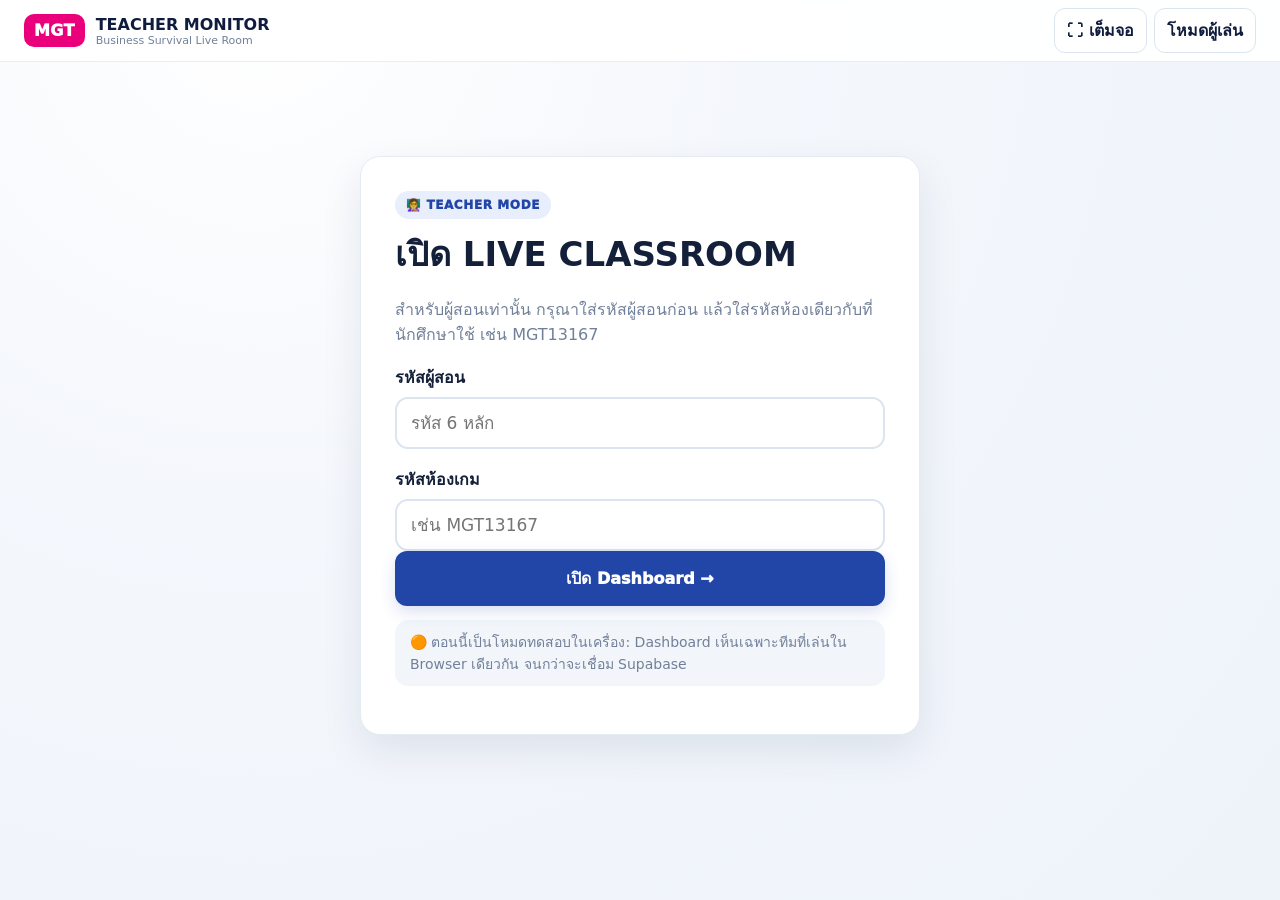
<file: teacher.html>
<!DOCTYPE html>
<html lang="th">
<head>
<meta charset="UTF-8">
<meta name="viewport" content="width=device-width,initial-scale=1">
<meta name="theme-color" content="#F2F5FA">
<title>Teacher Monitor — Business Survival</title>
<link rel="stylesheet" href="style.css">
<style>
.timer-control{margin:18px 0;display:flex;align-items:center;justify-content:space-between;gap:18px;padding:18px 20px;border:1px solid #dce4df;border-radius:18px;background:linear-gradient(135deg,#f8fbf9,#eef7f0)}
.timer-control-copy small{display:block;color:#68736c;font-weight:700}.timer-control-copy strong{font-size:20px}.timer-control-actions{display:flex;align-items:center;gap:8px;flex-wrap:wrap;justify-content:flex-end}.timer-control-actions button{min-width:48px;height:44px;border-radius:12px}.timer-value{min-width:104px;text-align:center;padding:8px 12px;background:#fff;border:1px solid #d7e1da;border-radius:12px}.timer-value strong{font-size:22px}.timer-save{background:#43AB47!important;color:white!important;border-color:#43AB47!important;font-weight:900}.timer-status{font-size:12px;font-weight:800;color:#27832b;min-width:100%;text-align:right}
@media(max-width:700px){.timer-control{align-items:flex-start;flex-direction:column}.timer-control-actions{width:100%;justify-content:flex-start}.timer-save{flex:1}.timer-status{text-align:left}}
</style>
</head>
<body>
<div class="app">
<header class="topbar">
  <a class="brand" href="./"><div class="brandmark">MGT</div><div><b>TEACHER MONITOR</b><small>Business Survival Live Room</small></div></a>
  <div class="top-actions"><button id="teacherFullscreenBtn" type="button">⛶ เต็มจอ</button><a class="teacher-link" href="./">โหมดผู้เล่น</a></div>
</header>

<main class="teacher-shell">
<section id="teacherJoin" class="teacher-join card">
  <span class="eyebrow">👩‍🏫 TEACHER MODE</span>
  <h1>เปิด LIVE CLASSROOM</h1>
  <p>สำหรับผู้สอนเท่านั้น กรุณาใส่รหัสผู้สอนก่อน แล้วใส่รหัสห้องเดียวกับที่นักศึกษาใช้ เช่น MGT13167</p>
  <form id="teacherJoinForm">
    <label for="teacherAccessCode">รหัสผู้สอน</label>
    <input id="teacherAccessCode" type="password" inputmode="numeric" maxlength="6" autocomplete="off" placeholder="รหัส 6 หลัก" required>
    <label for="teacherRoomCode">รหัสห้องเกม</label>
    <input id="teacherRoomCode" maxlength="20" autocomplete="off" placeholder="เช่น MGT13167" required>
    <button class="primary big" type="submit">เปิด Dashboard →</button>
  </form>
  <p id="teacherAccessError" class="finish-note" style="display:none;background:#fff0f0;color:#a93131;font-weight:800">รหัสผู้สอนไม่ถูกต้อง กรุณาลองใหม่</p>
  <p id="backendNote" class="finish-note"></p>
</section>

<section id="teacherDashboard" class="teacher-dashboard">
  <div class="teacher-head">
    <div><span class="eyebrow">LIVE CLASSROOM</span><h1>ROOM <span id="teacherRoomDisplay"></span></h1><p>อัปเดตคะแนนอัตโนมัติทุก 2 วินาที</p></div>
    <div><span id="liveBadge" class="live-badge">● LIVE</span></div>
  </div>

  <div class="timer-control card">
    <div class="timer-control-copy"><small>⏱️ ACTIVITY TIME</small><strong>เวลารวมของกิจกรรม</strong><small>ปรับได้ตลอดเวลา · ทีมที่กำลังเล่นจะได้รับ/ถูกหักเวลาตามส่วนต่างทันที</small></div>
    <div class="timer-control-actions">
      <button id="timerMinus5" type="button">−5</button><button id="timerMinus1" type="button">−1</button>
      <div class="timer-value"><strong id="teacherDuration">20</strong> นาที</div>
      <button id="timerPlus1" type="button">+1</button><button id="timerPlus5" type="button">+5</button>
      <button id="timerSave" class="timer-save" type="button">ใช้เวลานี้</button>
      <span id="timerStatus" class="timer-status">พร้อมปรับเวลา</span>
    </div>
  </div>

  <div class="teacher-stats">
    <div class="stat-card card"><span>ทีมทั้งหมด</span><strong id="statTeams">0</strong></div>
    <div class="stat-card card"><span>ยังอยู่ในเกม</span><strong id="statPlaying">0</strong></div>
    <div class="stat-card card"><span>รอดครบ 20</span><strong id="statSurvived">0</strong></div>
    <div class="stat-card card"><span>HP สูงสุด</span><strong id="statTopHp">—</strong></div>
  </div>

  <div class="teacher-board card">
    <div class="teacher-board-head"><div><span class="eyebrow">🏆 LEADERBOARD</span><h2>สถานะทุกทีม</h2></div><button class="top-actions" id="refreshBtn" type="button">↻ อัปเดต</button></div>
    <div id="teacherTeamList"></div>
  </div>
</section>
</main>
</div>

<script src="sync-config.js"></script>
<script src="sync.js"></script>
<script src="teacher.js"></script>
</body>
</html>
</file>
<file: style.css>
:root{--navy:#101C3D;--blue:#2246A7;--cloud:#F2F5FA;--pink:#EB007B;--white:#fff;--text:#14203A;--muted:#71809A;--green:#2FA463;--green-soft:#EAF8F0;--orange:#F19A35;--orange-soft:#FFF4E6;--red:#D94A4A;--red-soft:#FFF0F0;--line:#DCE4F0;--shadow:0 16px 42px rgba(16,28,61,.09)}*{box-sizing:border-box}html{background:var(--cloud)}body{margin:0;font-family:Inter,"Noto Sans Thai",system-ui,-apple-system,sans-serif;background:radial-gradient(circle at 20% 0,#fff 0,#f4f7fc 38%,#eef3fa 100%);color:var(--text);min-height:100vh}button,input{font:inherit}.app{min-height:100vh}.topbar{height:62px;background:rgba(255,255,255,.92);backdrop-filter:blur(10px);border-bottom:1px solid #e7edf6;display:flex;align-items:center;justify-content:space-between;padding:0 24px;position:sticky;top:0;z-index:20}.brand{display:flex;align-items:center;gap:11px;color:var(--navy);text-decoration:none}.brandmark{background:var(--pink);color:#fff;padding:7px 10px;border-radius:10px;font-weight:1000;letter-spacing:.02em}.brand small{display:block;color:var(--muted);font-size:11px}.top-actions{display:flex;gap:7px;align-items:center}.top-actions button,.teacher-link{background:#fff;border:1px solid var(--line);color:var(--navy);padding:9px 12px;border-radius:11px;font-weight:800;cursor:pointer;text-decoration:none}.top-actions button:hover,.teacher-link:hover{border-color:#a9b9d4;background:#f9fbff}.main{max-width:1050px;margin:auto;padding:24px}.screen{display:none}.screen.active{display:block}.card{background:#fff;border:1px solid #e5ebf3;border-radius:20px;box-shadow:var(--shadow)}.eyebrow,.pill{display:inline-flex;background:#E9EEFC;color:var(--blue);font-weight:1000;padding:7px 11px;border-radius:99px;font-size:12px;letter-spacing:.05em}.primary{border:0;padding:12px 18px;border-radius:12px;font-weight:1000;color:#fff;cursor:pointer;background:var(--blue);box-shadow:0 6px 16px rgba(34,70,167,.16)}.primary:hover{filter:brightness(1.05)}.primary.big{width:100%;padding:15px 18px;font-size:16px}.hidden{display:none!important}.join-layout{display:grid;grid-template-columns:1.15fr .85fr;gap:34px;align-items:center;min-height:calc(100vh - 110px)}.join-copy{padding:26px 8px}.join-copy h1{font-size:72px;line-height:.9;letter-spacing:-.045em;margin:20px 0;color:var(--navy)}.join-copy h1 span{color:var(--pink)}.join-copy h2{font-size:29px;margin:0 0 12px}.join-copy p{font-size:18px;color:var(--muted);line-height:1.65;max-width:650px}.mini-rules{display:flex;gap:9px;flex-wrap:wrap;margin-top:22px}.mini-rules span{background:#fff;border:1px solid var(--line);border-radius:99px;padding:9px 13px;font-weight:800;font-size:14px}.join-card{padding:32px}.join-icon{font-size:50px}.join-card h2{font-size:29px;margin:7px 0 3px}.join-card>p{color:var(--muted);margin-top:0;line-height:1.5}.join-card label{display:block;font-weight:900;margin:17px 0 7px}.join-card input{width:100%;padding:14px 15px;border:2px solid var(--line);border-radius:13px;background:#fff;font-size:17px;text-transform:none}.join-card input:focus{outline:none;border-color:var(--blue);box-shadow:0 0 0 4px rgba(34,70,167,.08)}.join-card .primary{margin-top:21px}.link-btn{width:100%;border:0;background:transparent;color:var(--blue);font-weight:800;margin-top:12px;cursor:pointer}.player-strip{display:grid;grid-template-columns:minmax(220px,.72fr) minmax(0,1.5fr);gap:34px;align-items:center;padding:17px 22px;margin-bottom:14px}.identity .room-label{display:inline-flex;background:var(--cloud);padding:5px 9px;border-radius:99px;color:var(--muted);font-size:11px;font-weight:900}.identity h3{font-size:25px;margin:5px 0 2px;color:var(--navy);line-height:1.1}.sync-badge{font-size:11px;font-weight:800;color:var(--muted)}.sync-badge.online{color:var(--green)}.sync-badge.offline{color:var(--red)}.sync-badge.local{color:var(--orange)}.hp-head{display:flex;justify-content:space-between;gap:12px;align-items:center;font-weight:1000;font-size:15px}.hp-head strong{font-size:16px;color:var(--navy)}.hpbar{height:12px;background:#E9EDF4;border-radius:99px;overflow:hidden}.hpbar.large{height:17px;margin:8px 0 5px}.hpfill{height:100%;background:linear-gradient(90deg,var(--pink),#FF5D7E);transition:width .55s ease}.hpfill.warning{background:linear-gradient(90deg,#F4B13F,#EF7C30)}.hpfill.danger{background:linear-gradient(90deg,#EC5C5C,#BD2D45)}.hp-panel small{font-weight:900;color:var(--muted);font-size:10px;letter-spacing:.04em}.failed-text{color:var(--red)!important}.question{padding:24px 26px 18px}.question-head{display:flex;justify-content:space-between;align-items:center;gap:10px}.state-pill{font-size:10px;font-weight:1000;border-radius:99px;background:var(--green-soft);padding:7px 10px;color:#257244}.state-pill.good{background:var(--green-soft);color:#227445}.state-pill.mid{background:var(--orange-soft);color:#9A6200}.state-pill.bad{background:var(--red-soft);color:#A93131}.timer-wrap{margin:17px 0 22px}.timer-meta{display:flex;justify-content:space-between;align-items:center;font-weight:900;margin-bottom:7px;font-size:13px}.timer-meta strong{font-size:13px}.timer-track{height:12px;background:#E9EDF4;border-radius:99px;overflow:hidden}.timer-bar{height:100%;width:100%;background:linear-gradient(90deg,#F3B438,#F0792F);transition:width 1s linear}.timer-bar.warning{background:linear-gradient(90deg,#F29B35,#F0642E)}.timer-bar.danger{background:linear-gradient(90deg,#F24B64,var(--pink))}.event-area{display:grid;grid-template-columns:74px 1fr;gap:14px;align-items:center;margin-top:4px}.event-icon{font-size:46px;line-height:1;text-align:center}.question h2{font-size:30px;margin:0 0 5px;color:var(--navy);letter-spacing:-.02em}.question p{font-size:15px;color:var(--muted);line-height:1.6;margin:0}.options{display:grid;grid-template-columns:1fr 1fr;gap:10px;margin-top:20px}.option{display:flex;align-items:center;gap:11px;text-align:left;background:#fff;border:1.5px solid #DDE5F0;padding:13px;border-radius:15px;cursor:pointer;transition:.16s;min-height:64px;color:var(--text)}.option:hover:not(:disabled){border-color:#7C98D4;transform:translateY(-1px);box-shadow:0 6px 16px rgba(34,70,167,.08)}.option:disabled{cursor:default}.option .letter{flex:0 0 34px;height:34px;border-radius:10px;background:var(--navy);color:#fff;display:grid;place-items:center;font-weight:1000}.option.selected{border-color:var(--blue);background:#F5F7FF;box-shadow:0 0 0 3px rgba(34,70,167,.07)}.option.dimmed:not(.selected){opacity:.43}.result-box{display:none;margin-top:18px;padding:16px;border-radius:15px;grid-template-columns:46px 1fr auto;gap:14px;align-items:center}.result-box.show{display:grid}.result-box.good{background:var(--green-soft);border:1px solid #B9E3CB}.result-box.mid{background:var(--orange-soft);border:1px solid #F4D69C}.result-box.bad{background:var(--red-soft);border:1px solid #F0BBBB}.result-icon{font-size:34px}.result-copy span{font-size:10px;font-weight:1000;letter-spacing:.08em}.result-copy h3{margin:2px 0;font-size:19px}.result-copy p{font-size:13px;margin:0;color:var(--text)}.damage-badge{font-size:17px;font-weight:1000;white-space:nowrap}.good .damage-badge{color:var(--green)}.mid .damage-badge{color:var(--orange)}.bad .damage-badge{color:var(--red)}.controls{display:flex;justify-content:space-between;align-items:center;gap:12px;margin-top:16px;padding-top:14px;border-top:1px solid var(--line);min-height:48px}.controls span{color:var(--muted);font-weight:700;font-size:12px}.finish{max-width:780px;margin:28px auto 16px;padding:38px;text-align:center}.trophy{font-size:72px}.finish h1{font-size:36px;margin:10px 0}.finish>p{font-size:16px;color:var(--muted)}.final-hp{display:flex;justify-content:center;align-items:baseline;gap:12px;margin:24px auto 6px}.final-hp span{font-weight:800;color:var(--muted)}.final-hp strong{font-size:62px;line-height:1;color:var(--pink)}.finish-status{font-size:22px;font-weight:1000;color:var(--navy);margin-bottom:14px}.finish-note{background:var(--cloud);padding:11px 15px;border-radius:13px;font-size:14px}.summary{max-width:900px;margin:0 auto;padding:26px}.summary-head{display:flex;justify-content:space-between;gap:20px;align-items:flex-end;margin-bottom:16px}.summary-head h2{margin:7px 0 0;font-size:27px}.summary-head>strong{color:var(--pink)}.history-list{display:grid;gap:9px}.history-item{display:grid;grid-template-columns:46px 1fr auto;gap:12px;align-items:center;border:1px solid var(--line);border-left:5px solid var(--green);border-radius:14px;padding:13px;background:#fff}.history-item.mid{border-left-color:var(--orange)}.history-item.bad{border-left-color:var(--red)}.history-num{width:38px;height:38px;border-radius:11px;background:var(--cloud);display:grid;place-items:center;font-weight:1000;color:var(--navy)}.history-main h3{font-size:15px;margin:0 0 3px}.history-main p{font-size:12px!important;color:var(--text)!important;margin:0 0 3px!important}.history-main small{color:var(--muted);font-size:11px}.history-score{text-align:right;display:grid;gap:2px}.history-score strong{font-size:14px}.history-score span{font-size:11px;color:var(--muted)}.history-item.good .history-score strong{color:var(--green)}.history-item.mid .history-score strong{color:var(--orange)}.history-item.bad .history-score strong{color:var(--red)}.finish-actions{display:flex;gap:10px;justify-content:center;margin:18px 0 40px}.button-link{display:inline-flex;align-items:center}.modal-wrap{display:none;position:fixed;inset:0;background:rgba(16,28,61,.78);z-index:100;padding:22px;align-items:center;justify-content:center}.modal-wrap.open{display:flex}.modal{width:min(700px,100%);max-height:90vh;overflow:auto;padding:28px}.modal h2{margin-top:0}.rules{display:grid;gap:10px;margin-top:18px}.rules>div{padding:14px;background:var(--cloud);border-radius:14px;display:grid;grid-template-columns:32px 1fr}.rules span{grid-column:2;color:var(--muted);font-size:13px}.actions{display:flex;gap:12px;flex-wrap:wrap;margin-top:22px}.end{justify-content:flex-end}.danger-modal{background:rgba(54,9,19,.86)}.bankrupt-card{text-align:center;max-width:560px;padding:40px}.bankrupt-icon{font-size:82px}.danger-eyebrow{background:#FFE8EB;color:#B52E45}.bankrupt-card h2{font-size:42px;color:#9B1E34;margin:12px 0 4px}.bankrupt-card p{font-size:17px;color:var(--muted);line-height:1.6}.empty{color:var(--muted);text-align:center}.teacher-shell{max-width:1180px;margin:auto;padding:24px}.teacher-join{max-width:560px;margin:70px auto;padding:34px}.teacher-join h1{font-size:34px;margin:8px 0}.teacher-join p{color:var(--muted)}.teacher-join label{display:block;font-weight:900;margin:18px 0 7px}.teacher-join input{width:100%;padding:14px;border:2px solid var(--line);border-radius:13px;font-size:17px}.teacher-dashboard{display:none}.teacher-dashboard.active{display:block}.teacher-head{display:flex;justify-content:space-between;align-items:center;gap:16px;margin-bottom:16px}.teacher-head h1{margin:0;font-size:32px}.teacher-head p{margin:3px 0;color:var(--muted)}.live-badge{display:inline-flex;align-items:center;gap:7px;padding:8px 11px;border-radius:99px;font-weight:900;font-size:12px;background:var(--green-soft);color:var(--green)}.live-badge.local{background:var(--orange-soft);color:#9A6200}.teacher-stats{display:grid;grid-template-columns:repeat(4,1fr);gap:12px;margin-bottom:16px}.stat-card{padding:18px}.stat-card span{font-size:12px;color:var(--muted);font-weight:800}.stat-card strong{display:block;font-size:34px;color:var(--navy);margin-top:3px}.teacher-board{padding:22px}.teacher-board-head{display:flex;justify-content:space-between;align-items:center;margin-bottom:10px}.team-monitor{display:grid;grid-template-columns:48px minmax(160px,1fr) minmax(160px,1.3fr) 120px 130px;gap:14px;align-items:center;padding:15px 4px;border-top:1px solid var(--line)}.team-monitor:first-of-type{border-top:0}.team-monitor .rank-no{width:38px;height:38px;border-radius:12px;background:var(--cloud);display:grid;place-items:center;font-weight:1000}.team-monitor .team-name{font-weight:1000}.team-monitor .team-name small{display:block;font-weight:700;color:var(--muted);margin-top:2px}.monitor-hp strong{display:flex;justify-content:space-between;font-size:13px}.monitor-hp .hpbar{margin-top:6px}.progress-text{font-size:12px;color:var(--muted);font-weight:800}.status-chip{justify-self:end;padding:7px 10px;border-radius:99px;font-size:11px;font-weight:1000;background:var(--cloud);color:var(--muted)}.status-chip.survived{background:var(--green-soft);color:var(--green)}.status-chip.bankrupt{background:var(--red-soft);color:var(--red)}.teacher-empty{text-align:center;padding:50px 20px;color:var(--muted)}@media(max-width:850px){.main,.teacher-shell{padding:14px}.topbar{padding:0 12px}.brand small{display:none}.top-actions #fullscreenBtn,.teacher-link:not(.button-link){display:none}.join-layout,.player-strip{grid-template-columns:1fr}.join-copy{padding:16px 3px}.join-copy h1{font-size:50px}.join-copy h2{font-size:23px}.player-strip{gap:14px}.question{padding:19px}.options{grid-template-columns:1fr}.event-area{grid-template-columns:54px 1fr}.event-icon{font-size:38px}.question h2{font-size:25px}.controls{align-items:flex-start;flex-direction:column}.controls .primary{width:100%}.result-box{grid-template-columns:38px 1fr}.damage-badge{grid-column:2}.history-item{grid-template-columns:40px 1fr}.history-score{grid-column:2;text-align:left}.summary-head{align-items:flex-start;flex-direction:column}.teacher-stats{grid-template-columns:1fr 1fr}.team-monitor{grid-template-columns:40px 1fr;gap:9px}.team-monitor .monitor-hp,.team-monitor .progress-text,.team-monitor .status-chip{grid-column:2;justify-self:stretch}.teacher-head{align-items:flex-start;flex-direction:column}}
</file>
<file: phase.css>
.phase-card{overflow:hidden}.game-phase{display:none}.game-phase.active{display:block}.state-pill.discussion{display:none}

/* Compact player status: keep only what helps the team decide */
.player-strip{grid-template-columns:minmax(150px,.55fr) minmax(145px,.5fr) minmax(0,1.45fr);gap:14px;padding:13px 16px;margin-bottom:12px;box-shadow:none}
.identity .room-label{font-size:10px;padding:4px 8px}.identity h3{font-size:20px;margin:4px 0 0}.identity .sync-badge{display:none}
.overall-clock{padding:9px 12px;border-radius:14px;background:#F7F9FD;border:1px solid var(--line);text-align:center;min-width:0;transition:.25s}
.overall-clock small{display:block;font-size:10px;font-weight:900;color:var(--muted)}
.overall-clock strong{display:block;font-size:23px;line-height:1;color:var(--navy);font-variant-numeric:tabular-nums;margin:3px 0}
.overall-clock span{display:none}
.overall-clock.warning{background:#FFF8E9;border-color:#F4D69C}.overall-clock.warning strong{color:#A86700}
.overall-clock.danger{background:#FFF0F0;border-color:#F0BBBB;animation:clockPulse 1s ease-in-out infinite}.overall-clock.danger strong{color:#B42F43}
@keyframes clockPulse{0%,100%{transform:scale(1)}50%{transform:scale(1.025)}}
.hp-panel{min-width:0}.hp-head{font-size:13px}.hp-head strong{font-size:15px}.hpbar.large{height:15px;margin:6px 0 3px}

/* DISCUSS: one focus — the situation */
.question.phase-card{padding:18px 20px 16px}
.question-head{margin-bottom:10px}.question-head .pill{font-size:11px;padding:6px 10px}
.briefing-top,.discussion-prompt{display:none}
.brief-scenario{display:flex;flex-direction:column;align-items:center;text-align:center;gap:10px;padding:30px 26px;background:linear-gradient(180deg,#FFFFFF 0%,#F7F9FD 100%);border:1px solid #DCE4F0;border-radius:22px;margin-top:8px;min-height:330px;justify-content:center}
.brief-event-icon{width:112px;height:112px;min-height:0;border-radius:28px;background:#F2F5FA;display:grid;place-items:center;font-size:68px;border:1px solid #E5EAF2;box-shadow:inset 0 0 0 8px #fff}
.brief-copy{background:transparent;color:var(--text);padding:0;min-height:0;display:block;max-width:720px}
.brief-copy::before{content:'คุยกันก่อน แล้วค่อยตัดสินใจ';display:inline-block;margin-bottom:10px;font-size:12px;font-weight:1000;letter-spacing:.02em;color:#2246A7;background:#E9EEFC;padding:6px 10px;border-radius:999px}
.brief-copy h3{font-size:34px;line-height:1.22;margin:0 0 10px;color:var(--navy);letter-spacing:-.02em}
.brief-copy p{font-size:18px!important;color:var(--muted)!important;line-height:1.55!important;max-width:640px;margin:0 auto!important}
.ready-panel{margin-top:14px;display:block;padding:0;border:0;background:transparent}
.ready-panel>div{display:none}.decision-ready-btn{width:100%;min-height:58px;border:0;background:linear-gradient(135deg,#2246A7,#173583);color:#fff;font-size:18px;font-weight:1000;padding:16px 22px;border-radius:16px;cursor:pointer;box-shadow:0 10px 24px rgba(34,70,167,.20);transition:.16s}
.decision-ready-btn:hover{transform:translateY(-1px);filter:brightness(1.04)}.decision-ready-btn:active{transform:translateY(1px)}

/* DECISION: clearer hierarchy, less noise */
.answer-alert{display:flex;justify-content:space-between;align-items:center;gap:12px;margin-top:8px;background:linear-gradient(90deg,#101C3D,#2246A7);color:#fff;padding:11px 14px;border-radius:14px}
.answer-alert span{font-size:11px;font-weight:1000;letter-spacing:.08em}.answer-alert strong{font-size:14px}
.answer-timer{margin:12px 0 14px}.answer-timer .timer-track{height:12px}.answer-timer .timer-bar{background:linear-gradient(90deg,#F7B126,#FF7A22)}.answer-timer .timer-bar.warning{background:linear-gradient(90deg,#FF8A21,#FF4F35)}.answer-timer .timer-bar.danger{background:linear-gradient(90deg,#FF3F52,#EB007B)}
.event-area{grid-template-columns:56px 1fr;gap:12px;margin-top:3px}.event-icon{font-size:38px}.question h2{font-size:27px}.question p{font-size:14px}

/* A/B/C/D use distinctive colors so teams can talk in colors too */
.options{gap:11px;margin-top:16px}
.option{position:relative;overflow:hidden;min-height:72px;border-width:1.5px;padding:14px 15px;background:#fff}
.option .letter{flex:0 0 40px;height:40px;border-radius:12px;font-size:17px;box-shadow:none}
.option:nth-child(1){border-color:#B8C9F0}.option:nth-child(1) .letter{background:#2246A7}.option:nth-child(1):hover:not(:disabled){border-color:#2246A7;background:#F4F7FF}.option:nth-child(1).selected{border-color:#2246A7;background:#EEF3FF;box-shadow:0 0 0 3px rgba(34,70,167,.10)}
.option:nth-child(2){border-color:#BDE3C0}.option:nth-child(2) .letter{background:#43AB47}.option:nth-child(2):hover:not(:disabled){border-color:#43AB47;background:#F2FBF3}.option:nth-child(2).selected{border-color:#43AB47;background:#EAF8EB;box-shadow:0 0 0 3px rgba(67,171,71,.10)}
.option:nth-child(3){border-color:#F4D8A4}.option:nth-child(3) .letter{background:#F59E0B}.option:nth-child(3):hover:not(:disabled){border-color:#F59E0B;background:#FFF9EE}.option:nth-child(3).selected{border-color:#F59E0B;background:#FFF4DF;box-shadow:0 0 0 3px rgba(245,158,11,.11)}
.option:nth-child(4){border-color:#F0B5D5}.option:nth-child(4) .letter{background:#EB007B}.option:nth-child(4):hover:not(:disabled){border-color:#EB007B;background:#FFF3F9}.option:nth-child(4).selected{border-color:#EB007B;background:#FFEAF5;box-shadow:0 0 0 3px rgba(235,0,123,.10)}
.option.dimmed:not(.selected){opacity:.36;filter:grayscale(.2)}
.answer-phase-flash{animation:answerFlash .35s ease}@keyframes answerFlash{0%{filter:brightness(1)}50%{filter:brightness(1.08)}100%{filter:brightness(1)}}

/* Tablet */
@media(max-width:850px){
  .player-strip{grid-template-columns:1fr 150px;gap:10px;padding:11px 13px}.hp-panel{grid-column:1/-1}.overall-clock{order:0}.identity h3{font-size:18px}
  .question.phase-card{padding:15px}
  .brief-scenario{min-height:300px;padding:26px 20px}.brief-event-icon{width:96px;height:96px;font-size:58px}.brief-copy h3{font-size:28px}.brief-copy p{font-size:17px!important}
  .answer-alert{align-items:flex-start;flex-direction:column;gap:2px}
}

/* Mobile-first classroom view */
@media(max-width:600px){
  .main{padding:10px 10px 18px}.topbar{height:54px;padding:0 10px}.brandmark{padding:6px 8px}.brand b{font-size:13px}.top-actions{gap:5px}.top-actions #fullscreenBtn,.top-actions .teacher-link{display:none}.top-actions button{padding:7px 8px;font-size:11px}
  .player-strip{display:grid;grid-template-columns:minmax(0,1fr) 112px;gap:8px;padding:10px;border-radius:16px;margin-bottom:8px}.identity .room-label{font-size:9px}.identity h3{font-size:17px;white-space:nowrap;overflow:hidden;text-overflow:ellipsis}.overall-clock{padding:7px 8px}.overall-clock small{font-size:8px}.overall-clock strong{font-size:20px}.hp-panel{grid-column:1/-1}.hp-head{font-size:11px}.hp-head strong{font-size:13px}.hpbar.large{height:12px;margin:5px 0 1px}.hp-panel small{font-size:8px}
  .question.phase-card{padding:12px;border-radius:16px}.question-head{margin:0 0 8px}.question-head .pill{font-size:9px;padding:5px 8px}
  .brief-scenario{min-height:0;padding:24px 14px 26px;border-radius:18px;gap:8px}.brief-event-icon{width:78px;height:78px;border-radius:21px;font-size:47px;box-shadow:inset 0 0 0 5px #fff}.brief-copy::before{font-size:10px;margin-bottom:8px;padding:5px 8px}.brief-copy h3{font-size:26px;line-height:1.22;margin-bottom:8px}.brief-copy p{font-size:16px!important;line-height:1.5!important}.ready-panel{margin-top:10px}.decision-ready-btn{min-height:56px;font-size:17px;border-radius:14px;padding:14px}
  .answer-alert{margin-top:3px;padding:9px 11px;border-radius:11px}.answer-alert strong{font-size:13px}.answer-timer{margin:9px 0 12px}.answer-timer .timer-track{height:10px}.timer-meta{font-size:11px}.event-area{grid-template-columns:42px 1fr;gap:8px}.event-icon{font-size:32px}.question h2{font-size:23px;line-height:1.25}.question p{font-size:14px;line-height:1.48}
  .options{grid-template-columns:1fr;gap:8px;margin-top:13px}.option{min-height:60px;padding:10px 11px;border-radius:13px;font-size:16px;line-height:1.35}.option .letter{flex-basis:38px;height:38px;border-radius:10px;font-size:16px}
  .result-box.show{grid-template-columns:38px 1fr;gap:8px;padding:12px}.result-icon{font-size:28px}.damage-badge{grid-column:1/-1;text-align:center;padding-top:4px}.controls{margin-top:10px;padding-top:10px;display:block}.controls>span{display:block;margin-bottom:8px}.controls .primary{width:100%;min-height:48px}
}

@media(max-width:380px){
  .brief-copy h3{font-size:23px}.brief-copy p{font-size:15px!important}.option{font-size:15px}.top-actions #soundBtn{display:none}
}
</file>
